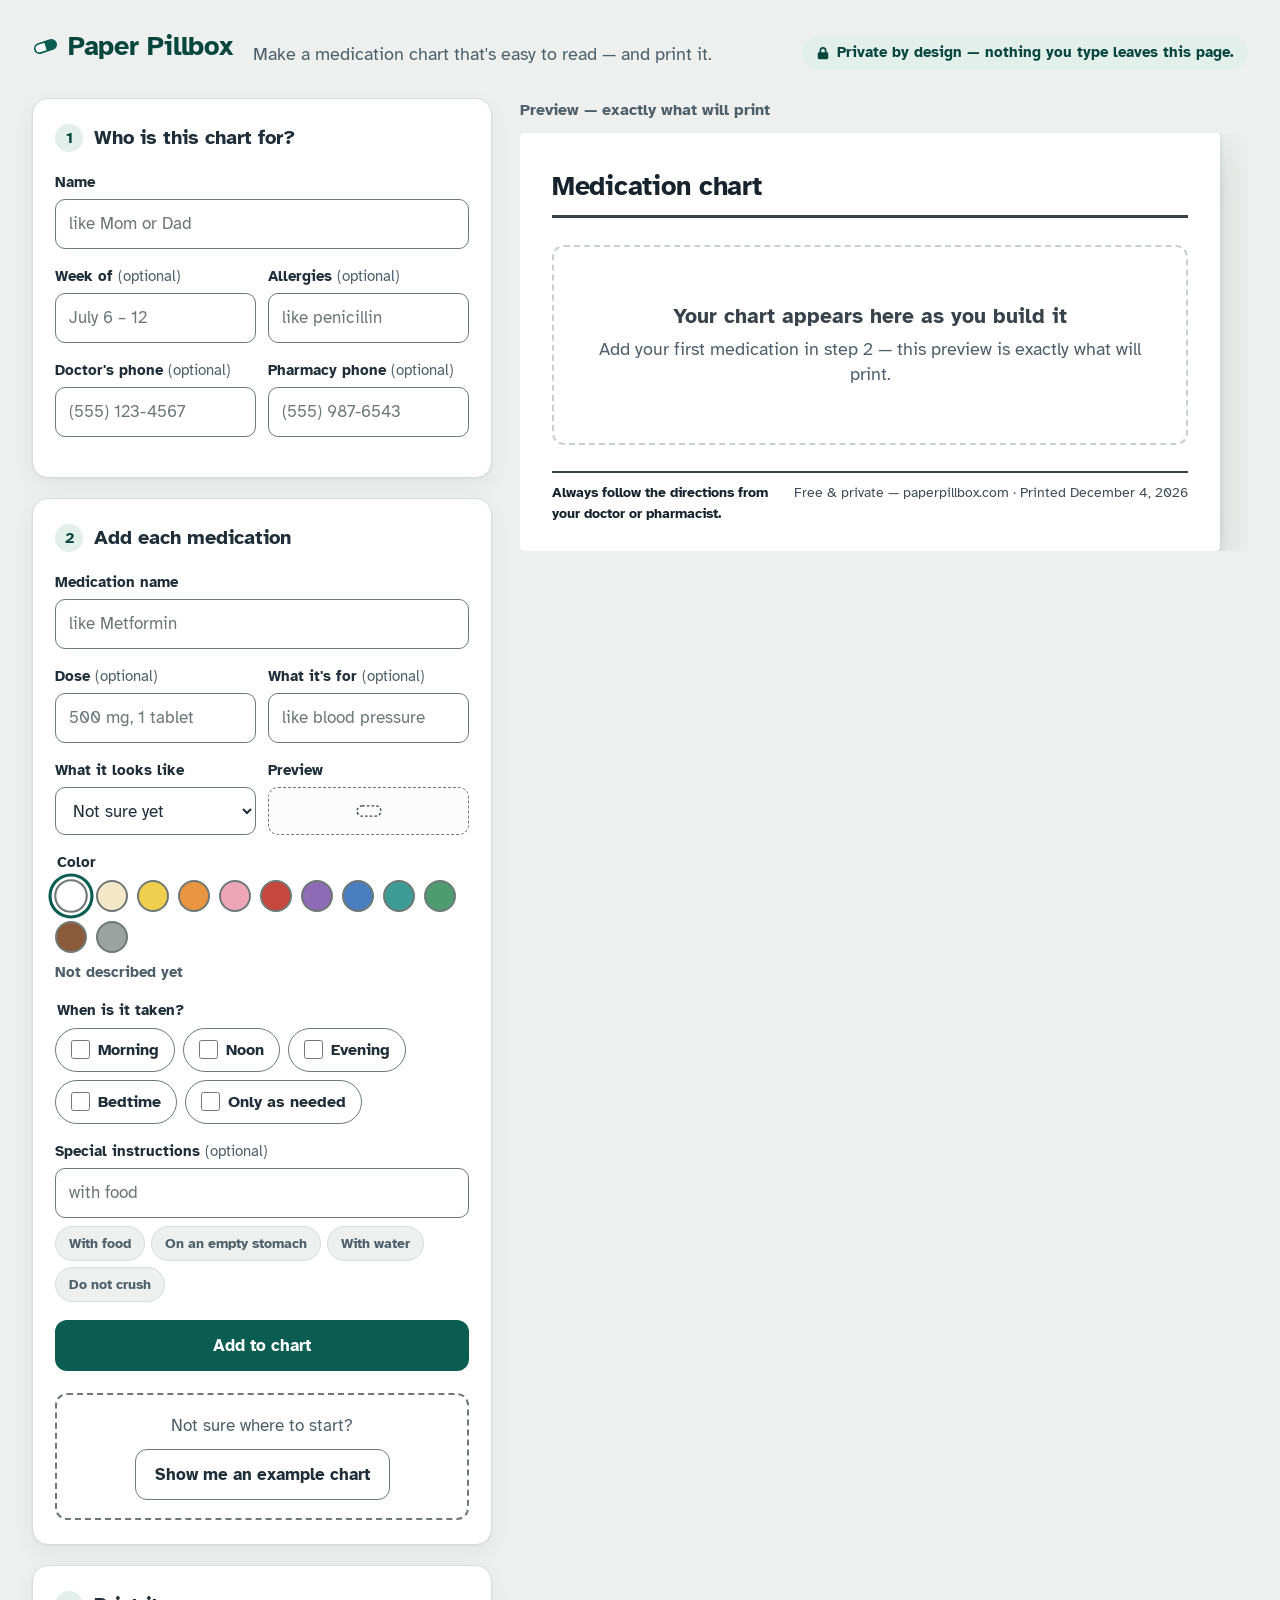
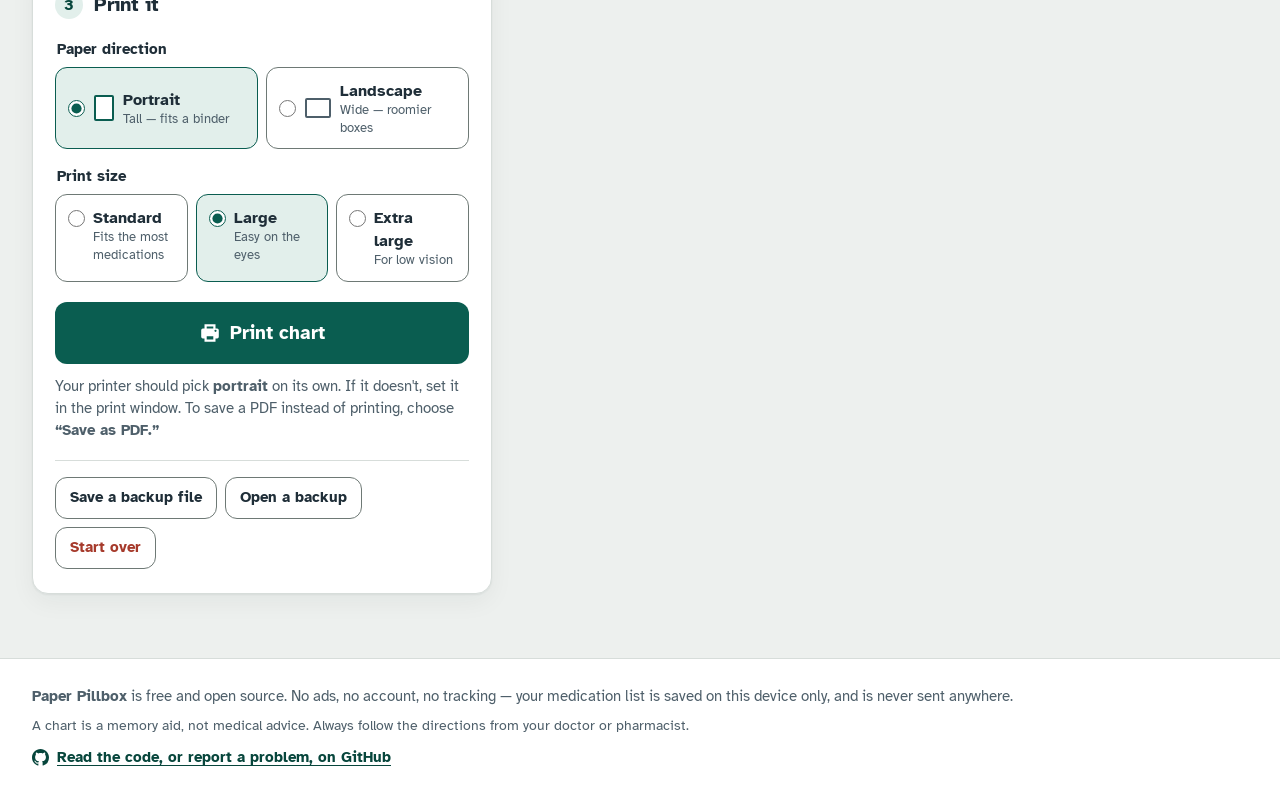
<file: index.html>
<!doctype html>
<html lang="en">
<head>
  <meta charset="utf-8">
  <meta name="viewport" content="width=device-width, initial-scale=1">
  <title>Paper Pillbox — print a clear medication chart</title>
  <meta name="description" content="Free medication chart maker. Large print, easy to read, completely private — nothing you type ever leaves your browser.">
  <meta name="theme-color" content="#0A5D50">
  <link rel="canonical" href="https://paperpillbox.com/">
  <link rel="icon" href="favicon.svg" type="image/svg+xml">
  <link rel="apple-touch-icon" href="apple-touch-icon.png">

  <meta property="og:type" content="website">
  <meta property="og:site_name" content="Paper Pillbox">
  <meta property="og:url" content="https://paperpillbox.com/">
  <meta property="og:title" content="Paper Pillbox — print a clear medication chart">
  <meta property="og:description" content="Free medication chart maker. Large print, easy to read, completely private — nothing you type ever leaves your browser.">
  <meta property="og:image" content="https://paperpillbox.com/og-image.png">
  <meta property="og:image:type" content="image/png">
  <meta property="og:image:width" content="1200">
  <meta property="og:image:height" content="630">
  <meta property="og:image:alt" content="A large-print weekly medication chart with morning, evening and bedtime sections and a checkbox for each day.">
  <meta property="og:locale" content="en_US">

  <meta name="twitter:card" content="summary_large_image">
  <meta name="twitter:title" content="Paper Pillbox — print a clear medication chart">
  <meta name="twitter:description" content="Free medication chart maker. Large print, easy to read, completely private — nothing you type ever leaves your browser.">
  <meta name="twitter:image" content="https://paperpillbox.com/og-image.png">
  <meta name="twitter:image:alt" content="A large-print weekly medication chart with morning, evening and bedtime sections and a checkbox for each day.">

  <link rel="stylesheet" href="styles.css">
</head>
<body>
  <a class="skip-link" href="#builder">Skip to the chart builder</a>

  <header class="masthead">
    <div class="masthead-inner">
      <h1 class="wordmark">
        <svg class="wordmark-pill" viewBox="0 0 32 32" aria-hidden="true" focusable="false">
          <rect x="3" y="10.5" width="26" height="11" rx="5.5" fill="#fff" stroke="currentColor" stroke-width="2"/>
          <path d="M16 10.5h7.5a5.5 5.5 0 0 1 5.5 5.5 5.5 5.5 0 0 1-5.5 5.5H16Z" fill="currentColor"/>
        </svg>
        Paper Pillbox
      </h1>
      <p class="tagline">Make a medication chart that's easy to read — and print it.</p>
      <p class="privacy-note">
        <svg viewBox="0 0 16 16" aria-hidden="true" focusable="false"><path d="M4 7V5a4 4 0 0 1 8 0v2h.5A1.5 1.5 0 0 1 14 8.5v5A1.5 1.5 0 0 1 12.5 15h-9A1.5 1.5 0 0 1 2 13.5v-5A1.5 1.5 0 0 1 3.5 7Zm2 0h4V5a2 2 0 0 0-4 0Z" fill="currentColor"/></svg>
        Private by design — nothing you type leaves this page.
      </p>
    </div>
  </header>

  <main class="app">
    <!-- ============ Builder rail ============ -->
    <div class="builder" id="builder">

      <section class="card" aria-labelledby="who-heading">
        <h2 id="who-heading"><span class="step" aria-hidden="true">1</span>Who is this chart for?</h2>
        <div class="field">
          <label for="person-name">Name</label>
          <input id="person-name" type="text" autocomplete="off" placeholder="like Mom or Dad" data-person="name">
        </div>
        <div class="field-row">
          <div class="field">
            <label for="person-week">Week of <span class="optional">(optional)</span></label>
            <input id="person-week" type="text" autocomplete="off" placeholder="July 6 – 12" data-person="week">
          </div>
          <div class="field">
            <label for="person-allergies">Allergies <span class="optional">(optional)</span></label>
            <input id="person-allergies" type="text" autocomplete="off" placeholder="like penicillin" data-person="allergies">
          </div>
        </div>
        <div class="field-row">
          <div class="field">
            <label for="person-doctor">Doctor's phone <span class="optional">(optional)</span></label>
            <input id="person-doctor" type="tel" autocomplete="off" placeholder="(555) 123-4567" data-person="doctor">
          </div>
          <div class="field">
            <label for="person-pharmacy">Pharmacy phone <span class="optional">(optional)</span></label>
            <input id="person-pharmacy" type="tel" autocomplete="off" placeholder="(555) 987-6543" data-person="pharmacy">
          </div>
        </div>
      </section>

      <section class="card" aria-labelledby="meds-heading">
        <h2 id="meds-heading"><span class="step" aria-hidden="true">2</span>Add each medication</h2>

        <form id="med-form" novalidate>
          <div class="field">
            <label for="med-name">Medication name</label>
            <input id="med-name" type="text" autocomplete="off" placeholder="like Metformin" required aria-describedby="med-name-error">
            <p class="field-error" id="med-name-error" role="alert" hidden></p>
          </div>

          <div class="field-row">
            <div class="field">
              <label for="med-dose">Dose <span class="optional">(optional)</span></label>
              <input id="med-dose" type="text" autocomplete="off" placeholder="500 mg, 1 tablet">
            </div>
            <div class="field">
              <label for="med-purpose">What it's for <span class="optional">(optional)</span></label>
              <input id="med-purpose" type="text" autocomplete="off" placeholder="like blood pressure">
            </div>
          </div>

          <div class="field-row">
            <div class="field">
              <label for="med-shape">What it looks like</label>
              <select id="med-shape">
                <option value="unknown" selected>Not sure yet</option>
                <option value="round">Round tablet</option>
                <option value="oval">Oval tablet</option>
                <option value="capsule">Capsule</option>
                <option value="liquid">Liquid</option>
                <option value="drops">Drops</option>
                <option value="inhaler">Inhaler</option>
                <option value="injection">Injection</option>
                <option value="patch">Patch</option>
                <option value="cream">Cream or gel</option>
                <option value="other">Something else</option>
              </select>
            </div>
            <div class="field chip-preview-field">
              <span class="label-like" aria-hidden="true">Preview</span>
              <span class="chip-preview" id="chip-preview" aria-hidden="true"></span>
            </div>
          </div>

          <fieldset class="field">
            <legend>Color</legend>
            <div class="swatches" id="med-color"></div>
            <p class="swatch-name" id="swatch-name" aria-live="polite"></p>
          </fieldset>

          <fieldset class="field">
            <legend>When is it taken?</legend>
            <div class="time-checks" id="med-times">
              <label class="time-check time-morning"><input type="checkbox" value="morning"><span class="time-check-label">Morning</span></label>
              <label class="time-check time-noon"><input type="checkbox" value="noon"><span class="time-check-label">Noon</span></label>
              <label class="time-check time-evening"><input type="checkbox" value="evening"><span class="time-check-label">Evening</span></label>
              <label class="time-check time-bedtime"><input type="checkbox" value="bedtime"><span class="time-check-label">Bedtime</span></label>
              <label class="time-check time-prn"><input type="checkbox" value="prn"><span class="time-check-label">Only as needed</span></label>
            </div>
            <p class="field-error" id="med-times-error" role="alert" hidden></p>
          </fieldset>

          <div class="field" id="max-per-day-field" hidden>
            <label for="med-max">Do not use more than <span class="optional">(optional)</span></label>
            <input id="med-max" type="text" autocomplete="off" placeholder="3 doses in one day">
          </div>

          <div class="field">
            <label for="med-instructions">Special instructions <span class="optional">(optional)</span></label>
            <input id="med-instructions" type="text" autocomplete="off" placeholder="with food">
            <div class="quick-chips" aria-label="Common instructions">
              <button type="button" class="quick-chip" data-chip="With food">With food</button>
              <button type="button" class="quick-chip" data-chip="On an empty stomach">On an empty stomach</button>
              <button type="button" class="quick-chip" data-chip="With a full glass of water">With water</button>
              <button type="button" class="quick-chip" data-chip="Do not crush">Do not crush</button>
            </div>
          </div>

          <div class="form-actions">
            <button type="submit" class="btn btn-primary" id="med-submit">Add to chart</button>
            <button type="button" class="btn btn-ghost" id="med-cancel" hidden>Cancel</button>
          </div>
        </form>

        <div class="med-list-wrap">
          <h3 class="med-list-heading" id="med-list-heading" hidden>On this chart</h3>
          <ul class="med-list" id="med-list" aria-labelledby="meds-heading"></ul>

          <div class="example-banner" id="example-banner" hidden>
            <p><strong>This chart is showing example medications.</strong> Replace them with the real ones before you print.</p>
            <button type="button" class="btn btn-subtle" id="clear-example">Clear the example</button>
          </div>

          <div class="example-offer" id="example-offer">
            <p>Not sure where to start?</p>
            <button type="button" class="btn btn-subtle" id="load-example">Show me an example chart</button>
          </div>
        </div>
      </section>

      <section class="card" aria-labelledby="print-heading">
        <h2 id="print-heading"><span class="step" aria-hidden="true">3</span>Print it</h2>

        <fieldset class="field">
          <legend>Paper direction</legend>
          <div class="orientation-options">
            <label class="orientation-option">
              <input type="radio" name="orientation" value="portrait" checked>
              <span class="orientation-art portrait" aria-hidden="true"></span>
              <span class="orientation-text"><strong>Portrait</strong><small>Tall — fits a binder</small></span>
            </label>
            <label class="orientation-option">
              <input type="radio" name="orientation" value="landscape">
              <span class="orientation-art landscape" aria-hidden="true"></span>
              <span class="orientation-text"><strong>Landscape</strong><small>Wide — roomier boxes</small></span>
            </label>
          </div>
        </fieldset>

        <fieldset class="field">
          <legend>Print size</legend>
          <div class="size-options">
            <label class="size-option"><input type="radio" name="text-size" value="standard"><span><strong>Standard</strong><small>Fits the most medications</small></span></label>
            <label class="size-option"><input type="radio" name="text-size" value="large" checked><span><strong>Large</strong><small>Easy on the eyes</small></span></label>
            <label class="size-option"><input type="radio" name="text-size" value="xl"><span><strong>Extra large</strong><small>For low vision</small></span></label>
          </div>
        </fieldset>

        <button type="button" class="btn btn-primary btn-print" id="print-btn">
          <svg viewBox="0 0 20 20" aria-hidden="true" focusable="false"><path d="M5 2h10v4h1.5A1.5 1.5 0 0 1 18 7.5v6a1.5 1.5 0 0 1-1.5 1.5H15v3H5v-3H3.5A1.5 1.5 0 0 1 2 13.5v-6A1.5 1.5 0 0 1 3.5 6H5Zm2 2v2h6V4Zm0 9v3h6v-3Zm8-4a1 1 0 1 0 0-2 1 1 0 0 0 0 2Z" fill="currentColor"/></svg>
          Print chart
        </button>
        <p class="print-hint">Your printer should pick <strong id="orientation-word">portrait</strong> on its own. If it doesn't, set it in the print window. To save a PDF instead of printing, choose <strong>“Save as PDF.”</strong></p>

        <div class="data-actions">
          <button type="button" class="btn btn-subtle" id="export-btn">Save a backup file</button>
          <button type="button" class="btn btn-subtle" id="import-btn">Open a backup</button>
          <input type="file" id="import-input" accept=".json,application/json" hidden>
          <button type="button" class="btn btn-subtle btn-danger-subtle" id="reset-btn">Start over</button>
        </div>
      </section>
    </div>

    <!-- ============ Preview pane ============ -->
    <div class="preview-pane">
      <div class="preview-toolbar">
        <h2 class="preview-title">Preview — exactly what will print</h2>
        <p class="save-indicator" id="save-indicator" role="status" aria-live="polite"></p>
      </div>
      <div class="sheet-viewport" id="sheet-viewport">
        <article class="sheet" id="sheet" aria-label="Medication chart preview"></article>
      </div>
    </div>
  </main>

  <footer class="site-footer">
    <div class="site-footer-inner">
      <p><strong>Paper Pillbox</strong> is free and open source. No ads, no account, no tracking — your medication list is saved on this device only, and is never sent anywhere.</p>
      <p class="disclaimer">A chart is a memory aid, not medical advice. Always follow the directions from your doctor or pharmacist.</p>
      <p class="source-link">
        <a href="https://github.com/sethatwood/paper-pillbox">
          <svg viewBox="0 0 16 16" aria-hidden="true" focusable="false"><path fill="currentColor" d="M8 0C3.58 0 0 3.58 0 8c0 3.54 2.29 6.53 5.47 7.59.4.07.55-.17.55-.38 0-.19-.01-.82-.01-1.49-2.01.37-2.53-.49-2.69-.94-.09-.23-.48-.94-.82-1.13-.28-.15-.68-.52-.01-.53.63-.01 1.08.58 1.23.82.72 1.21 1.87.87 2.33.66.07-.52.28-.87.51-1.07-1.78-.2-3.64-.89-3.64-3.95 0-.87.31-1.59.82-2.15-.08-.2-.36-1.02.08-2.12 0 0 .67-.21 2.2.82.64-.18 1.32-.27 2-.27s1.36.09 2 .27c1.53-1.04 2.2-.82 2.2-.82.44 1.1.16 1.92.08 2.12.51.56.82 1.27.82 2.15 0 3.07-1.87 3.75-3.65 3.95.29.25.54.73.54 1.48 0 1.07-.01 1.93-.01 2.2 0 .21.15.46.55.38A8.01 8.01 0 0 0 16 8c0-4.42-3.58-8-8-8Z"/></svg>
          Read the code, or report a problem, on GitHub
        </a>
      </p>
    </div>
  </footer>

  <div class="snackbar" id="snackbar" role="status" aria-live="polite" hidden>
    <span id="snackbar-text"></span>
    <button type="button" class="snackbar-action" id="snackbar-action" hidden>Undo</button>
  </div>

  <dialog class="confirm-dialog" id="reset-dialog" aria-labelledby="reset-title" aria-describedby="reset-desc">
    <h2 id="reset-title">Start over?</h2>
    <p id="reset-desc">This clears the whole chart — every medication and every detail. If you might want it later, save a backup first.</p>
    <div class="dialog-actions">
      <button type="button" class="btn btn-subtle" id="reset-cancel">Keep my chart</button>
      <button type="button" class="btn btn-danger" id="reset-confirm">Clear everything</button>
    </div>
  </dialog>

  <noscript>
    <div class="noscript-note">
      <p>Paper Pillbox needs JavaScript to build your chart. Everything runs right here in your browser — nothing you type is ever uploaded.</p>
    </div>
  </noscript>

  <script src="app.js"></script>
</body>
</html>
</file>
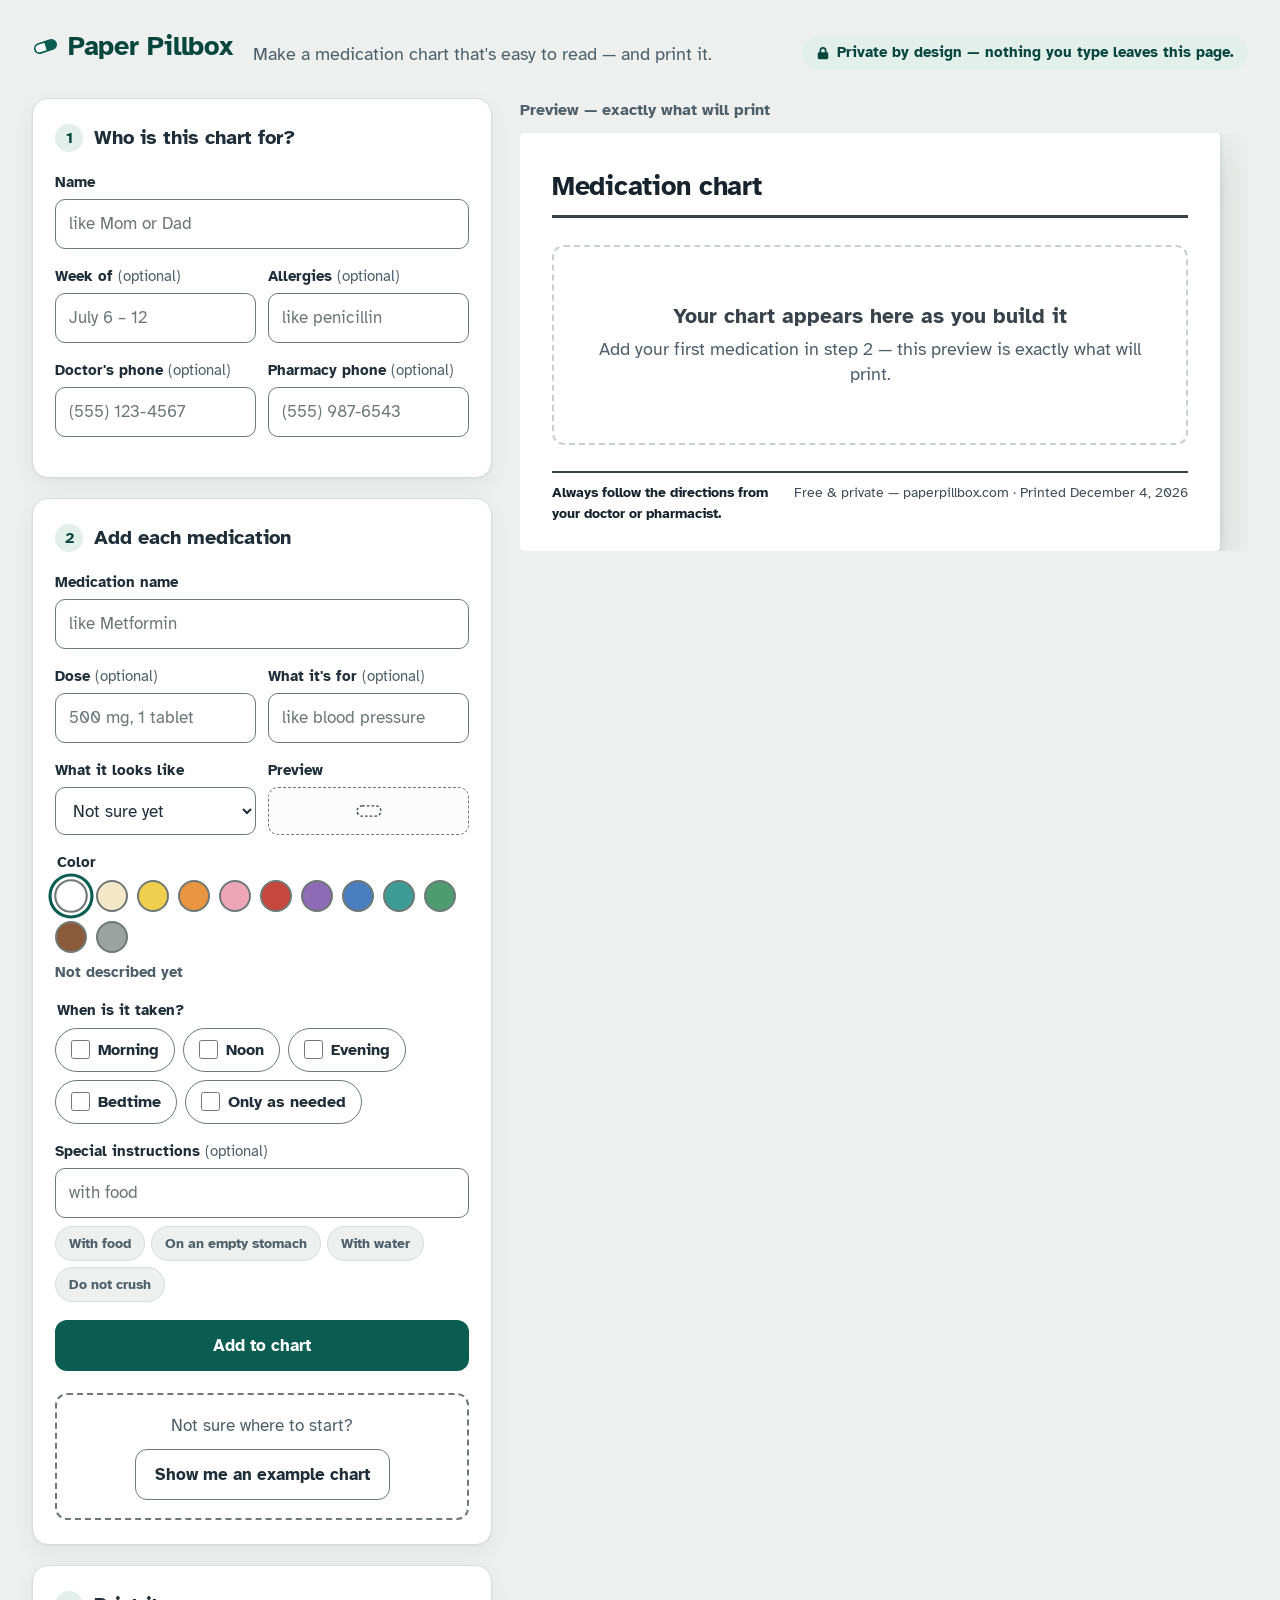
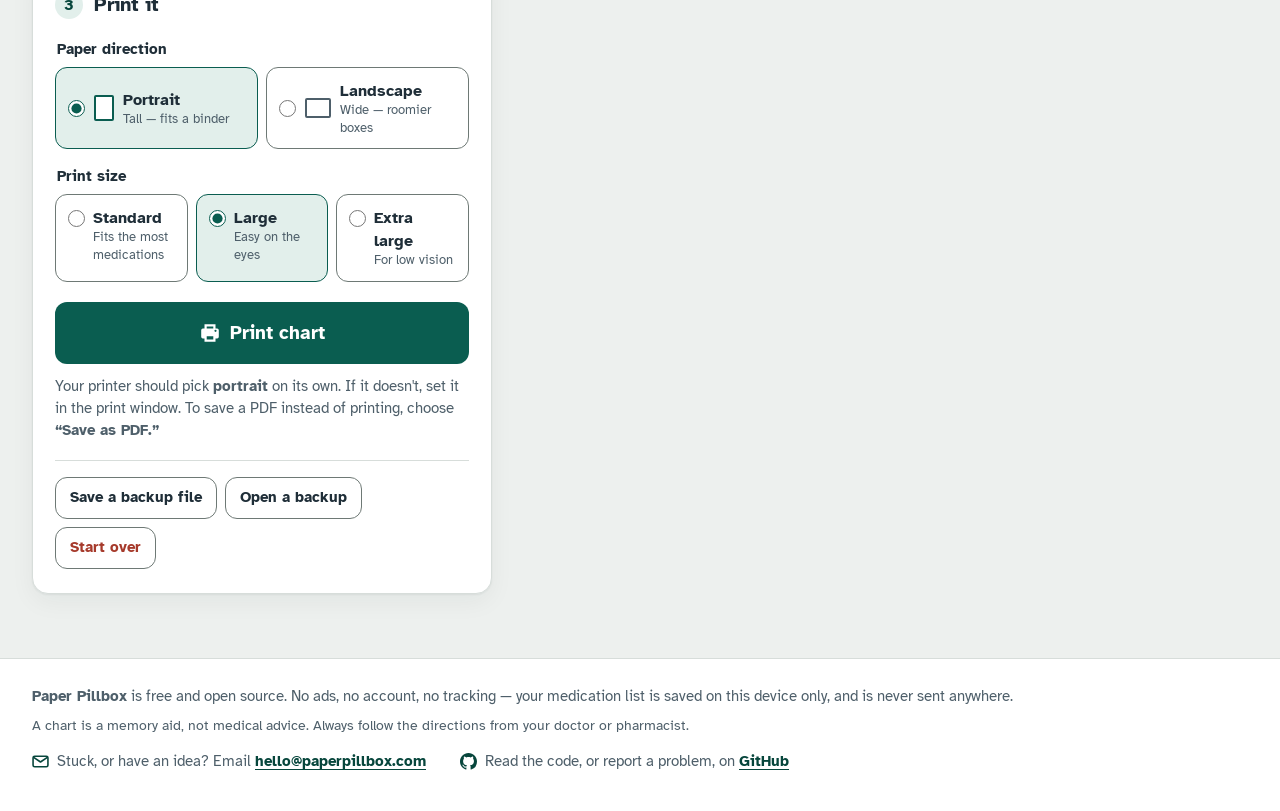
<file: public/index.html>
<!doctype html>
<html lang="en">
<head>
  <meta charset="utf-8">
  <meta name="viewport" content="width=device-width, initial-scale=1">
  <title>Paper Pillbox — print a clear medication chart</title>
  <meta name="description" content="Free medication chart maker. Large print, easy to read, completely private — nothing you type ever leaves your browser.">
  <meta name="theme-color" content="#0A5D50">
  <link rel="canonical" href="https://paperpillbox.com/">
  <link rel="icon" href="favicon.svg" type="image/svg+xml">
  <link rel="apple-touch-icon" href="apple-touch-icon.png">

  <meta property="og:type" content="website">
  <meta property="og:site_name" content="Paper Pillbox">
  <meta property="og:url" content="https://paperpillbox.com/">
  <meta property="og:title" content="Paper Pillbox — print a clear medication chart">
  <meta property="og:description" content="Free medication chart maker. Large print, easy to read, completely private — nothing you type ever leaves your browser.">
  <meta property="og:image" content="https://paperpillbox.com/og-image.png">
  <meta property="og:image:type" content="image/png">
  <meta property="og:image:width" content="1200">
  <meta property="og:image:height" content="630">
  <meta property="og:image:alt" content="A large-print weekly medication chart with morning, evening and bedtime sections and a checkbox for each day.">
  <meta property="og:locale" content="en_US">

  <meta name="twitter:card" content="summary_large_image">
  <meta name="twitter:title" content="Paper Pillbox — print a clear medication chart">
  <meta name="twitter:description" content="Free medication chart maker. Large print, easy to read, completely private — nothing you type ever leaves your browser.">
  <meta name="twitter:image" content="https://paperpillbox.com/og-image.png">
  <meta name="twitter:image:alt" content="A large-print weekly medication chart with morning, evening and bedtime sections and a checkbox for each day.">

  <link rel="stylesheet" href="styles.css">
</head>
<body>
  <a class="skip-link" href="#builder">Skip to the chart builder</a>

  <header class="masthead">
    <div class="masthead-inner">
      <h1 class="wordmark">
        <svg class="wordmark-pill" viewBox="0 0 32 32" aria-hidden="true" focusable="false">
          <rect x="3" y="10.5" width="26" height="11" rx="5.5" fill="#fff" stroke="currentColor" stroke-width="2"/>
          <path d="M16 10.5h7.5a5.5 5.5 0 0 1 5.5 5.5 5.5 5.5 0 0 1-5.5 5.5H16Z" fill="currentColor"/>
        </svg>
        Paper Pillbox
      </h1>
      <p class="tagline">Make a medication chart that's easy to read — and print it.</p>
      <p class="privacy-note">
        <svg viewBox="0 0 16 16" aria-hidden="true" focusable="false"><path d="M4 7V5a4 4 0 0 1 8 0v2h.5A1.5 1.5 0 0 1 14 8.5v5A1.5 1.5 0 0 1 12.5 15h-9A1.5 1.5 0 0 1 2 13.5v-5A1.5 1.5 0 0 1 3.5 7Zm2 0h4V5a2 2 0 0 0-4 0Z" fill="currentColor"/></svg>
        Private by design — nothing you type leaves this page.
      </p>
    </div>
  </header>

  <main class="app">
    <!-- ============ Builder rail ============ -->
    <div class="builder" id="builder">

      <section class="card" aria-labelledby="who-heading">
        <h2 id="who-heading"><span class="step" aria-hidden="true">1</span>Who is this chart for?</h2>
        <div class="field">
          <label for="person-name">Name</label>
          <input id="person-name" type="text" autocomplete="off" placeholder="like Mom or Dad" data-person="name">
        </div>
        <div class="field-row">
          <div class="field">
            <label for="person-week">Week of <span class="optional">(optional)</span></label>
            <input id="person-week" type="text" autocomplete="off" placeholder="July 6 – 12" data-person="week">
          </div>
          <div class="field">
            <label for="person-allergies">Allergies <span class="optional">(optional)</span></label>
            <input id="person-allergies" type="text" autocomplete="off" placeholder="like penicillin" data-person="allergies">
          </div>
        </div>
        <div class="field-row">
          <div class="field">
            <label for="person-doctor">Doctor's phone <span class="optional">(optional)</span></label>
            <input id="person-doctor" type="tel" autocomplete="off" placeholder="(555) 123-4567" data-person="doctor">
          </div>
          <div class="field">
            <label for="person-pharmacy">Pharmacy phone <span class="optional">(optional)</span></label>
            <input id="person-pharmacy" type="tel" autocomplete="off" placeholder="(555) 987-6543" data-person="pharmacy">
          </div>
        </div>
      </section>

      <section class="card" aria-labelledby="meds-heading">
        <h2 id="meds-heading"><span class="step" aria-hidden="true">2</span>Add each medication</h2>

        <form id="med-form" novalidate>
          <div class="field">
            <label for="med-name">Medication name</label>
            <input id="med-name" type="text" autocomplete="off" placeholder="like Metformin" required aria-describedby="med-name-error">
            <p class="field-error" id="med-name-error" role="alert" hidden></p>
          </div>

          <div class="field-row">
            <div class="field">
              <label for="med-dose">Dose <span class="optional">(optional)</span></label>
              <input id="med-dose" type="text" autocomplete="off" placeholder="500 mg, 1 tablet">
            </div>
            <div class="field">
              <label for="med-purpose">What it's for <span class="optional">(optional)</span></label>
              <input id="med-purpose" type="text" autocomplete="off" placeholder="like blood pressure">
            </div>
          </div>

          <div class="field-row">
            <div class="field">
              <label for="med-shape">What it looks like</label>
              <select id="med-shape">
                <option value="unknown" selected>Not sure yet</option>
                <option value="round">Round tablet</option>
                <option value="oval">Oval tablet</option>
                <option value="capsule">Capsule</option>
                <option value="liquid">Liquid</option>
                <option value="drops">Drops</option>
                <option value="inhaler">Inhaler</option>
                <option value="injection">Injection</option>
                <option value="patch">Patch</option>
                <option value="cream">Cream or gel</option>
                <option value="other">Something else</option>
              </select>
            </div>
            <div class="field chip-preview-field">
              <span class="label-like" aria-hidden="true">Preview</span>
              <span class="chip-preview" id="chip-preview" aria-hidden="true"></span>
            </div>
          </div>

          <fieldset class="field">
            <legend>Color</legend>
            <div class="swatches" id="med-color"></div>
            <p class="swatch-name" id="swatch-name" aria-live="polite"></p>
          </fieldset>

          <fieldset class="field">
            <legend>When is it taken?</legend>
            <div class="time-checks" id="med-times">
              <label class="time-check time-morning"><input type="checkbox" value="morning"><span class="time-check-label">Morning</span></label>
              <label class="time-check time-noon"><input type="checkbox" value="noon"><span class="time-check-label">Noon</span></label>
              <label class="time-check time-evening"><input type="checkbox" value="evening"><span class="time-check-label">Evening</span></label>
              <label class="time-check time-bedtime"><input type="checkbox" value="bedtime"><span class="time-check-label">Bedtime</span></label>
              <label class="time-check time-prn"><input type="checkbox" value="prn"><span class="time-check-label">Only as needed</span></label>
            </div>
            <p class="field-error" id="med-times-error" role="alert" hidden></p>
          </fieldset>

          <div class="field" id="max-per-day-field" hidden>
            <label for="med-max">Do not use more than <span class="optional">(optional)</span></label>
            <input id="med-max" type="text" autocomplete="off" placeholder="3 doses in one day">
          </div>

          <div class="field">
            <label for="med-instructions">Special instructions <span class="optional">(optional)</span></label>
            <input id="med-instructions" type="text" autocomplete="off" placeholder="with food">
            <div class="quick-chips" aria-label="Common instructions">
              <button type="button" class="quick-chip" data-chip="With food">With food</button>
              <button type="button" class="quick-chip" data-chip="On an empty stomach">On an empty stomach</button>
              <button type="button" class="quick-chip" data-chip="With a full glass of water">With water</button>
              <button type="button" class="quick-chip" data-chip="Do not crush">Do not crush</button>
            </div>
          </div>

          <div class="form-actions">
            <button type="submit" class="btn btn-primary" id="med-submit">Add to chart</button>
            <button type="button" class="btn btn-ghost" id="med-cancel" hidden>Cancel</button>
          </div>
        </form>

        <div class="med-list-wrap">
          <h3 class="med-list-heading" id="med-list-heading" hidden>On this chart</h3>
          <ul class="med-list" id="med-list" aria-labelledby="meds-heading"></ul>

          <div class="example-banner" id="example-banner" hidden>
            <p><strong>This chart is showing example medications.</strong> Replace them with the real ones before you print.</p>
            <button type="button" class="btn btn-subtle" id="clear-example">Clear the example</button>
          </div>

          <div class="example-offer" id="example-offer">
            <p>Not sure where to start?</p>
            <button type="button" class="btn btn-subtle" id="load-example">Show me an example chart</button>
          </div>
        </div>
      </section>

      <section class="card" aria-labelledby="print-heading">
        <h2 id="print-heading"><span class="step" aria-hidden="true">3</span>Print it</h2>

        <fieldset class="field">
          <legend>Paper direction</legend>
          <div class="orientation-options">
            <label class="orientation-option">
              <input type="radio" name="orientation" value="portrait" checked>
              <span class="orientation-art portrait" aria-hidden="true"></span>
              <span class="orientation-text"><strong>Portrait</strong><small>Tall — fits a binder</small></span>
            </label>
            <label class="orientation-option">
              <input type="radio" name="orientation" value="landscape">
              <span class="orientation-art landscape" aria-hidden="true"></span>
              <span class="orientation-text"><strong>Landscape</strong><small>Wide — roomier boxes</small></span>
            </label>
          </div>
        </fieldset>

        <fieldset class="field">
          <legend>Print size</legend>
          <div class="size-options">
            <label class="size-option"><input type="radio" name="text-size" value="standard"><span><strong>Standard</strong><small>Fits the most medications</small></span></label>
            <label class="size-option"><input type="radio" name="text-size" value="large" checked><span><strong>Large</strong><small>Easy on the eyes</small></span></label>
            <label class="size-option"><input type="radio" name="text-size" value="xl"><span><strong>Extra large</strong><small>For low vision</small></span></label>
          </div>
        </fieldset>

        <button type="button" class="btn btn-primary btn-print" id="print-btn">
          <svg viewBox="0 0 20 20" aria-hidden="true" focusable="false"><path d="M5 2h10v4h1.5A1.5 1.5 0 0 1 18 7.5v6a1.5 1.5 0 0 1-1.5 1.5H15v3H5v-3H3.5A1.5 1.5 0 0 1 2 13.5v-6A1.5 1.5 0 0 1 3.5 6H5Zm2 2v2h6V4Zm0 9v3h6v-3Zm8-4a1 1 0 1 0 0-2 1 1 0 0 0 0 2Z" fill="currentColor"/></svg>
          Print chart
        </button>
        <p class="print-hint">Your printer should pick <strong id="orientation-word">portrait</strong> on its own. If it doesn't, set it in the print window. To save a PDF instead of printing, choose <strong>“Save as PDF.”</strong></p>

        <div class="data-actions">
          <button type="button" class="btn btn-subtle" id="export-btn">Save a backup file</button>
          <button type="button" class="btn btn-subtle" id="import-btn">Open a backup</button>
          <input type="file" id="import-input" accept=".json,application/json" hidden>
          <button type="button" class="btn btn-subtle btn-danger-subtle" id="reset-btn">Start over</button>
        </div>
      </section>
    </div>

    <!-- ============ Preview pane ============ -->
    <div class="preview-pane">
      <div class="preview-toolbar">
        <h2 class="preview-title">Preview — exactly what will print</h2>
        <p class="save-indicator" id="save-indicator" role="status" aria-live="polite"></p>
      </div>
      <div class="sheet-viewport" id="sheet-viewport">
        <article class="sheet" id="sheet" aria-label="Medication chart preview"></article>
      </div>
    </div>
  </main>

  <footer class="site-footer">
    <div class="site-footer-inner">
      <p><strong>Paper Pillbox</strong> is free and open source. No ads, no account, no tracking — your medication list is saved on this device only, and is never sent anywhere.</p>
      <p class="disclaimer">A chart is a memory aid, not medical advice. Always follow the directions from your doctor or pharmacist.</p>
      <p class="footer-links">
        <span class="footer-link">
          <svg viewBox="0 0 16 16" fill="none" stroke="currentColor" stroke-width="1.5" stroke-linecap="round" stroke-linejoin="round" aria-hidden="true" focusable="false"><rect x="1" y="3" width="14" height="10" rx="1.5"/><path d="m1.9 4.3 6.1 4.2 6.1-4.2"/></svg>
          <span>Stuck, or have an idea? Email <a href="mailto:hello@paperpillbox.com">hello@paperpillbox.com</a></span>
        </span>
        <span class="footer-link">
          <svg viewBox="0 0 16 16" aria-hidden="true" focusable="false"><path fill="currentColor" d="M8 0C3.58 0 0 3.58 0 8c0 3.54 2.29 6.53 5.47 7.59.4.07.55-.17.55-.38 0-.19-.01-.82-.01-1.49-2.01.37-2.53-.49-2.69-.94-.09-.23-.48-.94-.82-1.13-.28-.15-.68-.52-.01-.53.63-.01 1.08.58 1.23.82.72 1.21 1.87.87 2.33.66.07-.52.28-.87.51-1.07-1.78-.2-3.64-.89-3.64-3.95 0-.87.31-1.59.82-2.15-.08-.2-.36-1.02.08-2.12 0 0 .67-.21 2.2.82.64-.18 1.32-.27 2-.27s1.36.09 2 .27c1.53-1.04 2.2-.82 2.2-.82.44 1.1.16 1.92.08 2.12.51.56.82 1.27.82 2.15 0 3.07-1.87 3.75-3.65 3.95.29.25.54.73.54 1.48 0 1.07-.01 1.93-.01 2.2 0 .21.15.46.55.38A8.01 8.01 0 0 0 16 8c0-4.42-3.58-8-8-8Z"/></svg>
          <span>Read the code, or report a problem, on <a href="https://github.com/sethatwood/paper-pillbox" aria-label="Read the code, or report a problem, on GitHub">GitHub</a></span>
        </span>
      </p>
    </div>
  </footer>

  <div class="snackbar" id="snackbar" role="status" aria-live="polite" hidden>
    <span id="snackbar-text"></span>
    <button type="button" class="snackbar-action" id="snackbar-action" hidden>Undo</button>
  </div>

  <dialog class="confirm-dialog" id="reset-dialog" aria-labelledby="reset-title" aria-describedby="reset-desc">
    <h2 id="reset-title">Start over?</h2>
    <p id="reset-desc">This clears the whole chart — every medication and every detail. If you might want it later, save a backup first.</p>
    <div class="dialog-actions">
      <button type="button" class="btn btn-subtle" id="reset-cancel">Keep my chart</button>
      <button type="button" class="btn btn-danger" id="reset-confirm">Clear everything</button>
    </div>
  </dialog>

  <noscript>
    <div class="noscript-note">
      <p>Paper Pillbox needs JavaScript to build your chart. Everything runs right here in your browser — nothing you type is ever uploaded.</p>
    </div>
  </noscript>

  <script src="app.js"></script>
</body>
</html>
</file>
<file: styles.css>
/* ==========================================================================
   Paper Pillbox — screen & print styles
   Typeface: Atkinson Hyperlegible (Braille Institute) — chosen because the
   people reading this chart may have low vision. Self-hosted, no CDN.
   ========================================================================== */

@font-face {
  font-family: "Atkinson Hyperlegible";
  src: url("fonts/atkinson-hyperlegible-400.woff2") format("woff2");
  font-weight: 400;
  font-style: normal;
  font-display: swap;
}
@font-face {
  font-family: "Atkinson Hyperlegible";
  src: url("fonts/atkinson-hyperlegible-700.woff2") format("woff2");
  font-weight: 700;
  font-style: normal;
  font-display: swap;
}
@font-face {
  font-family: "Atkinson Hyperlegible";
  src: url("fonts/atkinson-hyperlegible-400-italic.woff2") format("woff2");
  font-weight: 400;
  font-style: italic;
  font-display: swap;
}

/* ---------- Tokens ---------- */
:root {
  /* App chrome */
  --porcelain: #EDF0EE;
  --paper: #FFFFFF;
  --ink: #1F2E38;
  --ink-soft: #4E5F6A;
  --line: #D7DDDA;
  /* 4.51:1 on white. WCAG 1.4.11 needs 3:1 for a control's own boundary, and
     these borders are the only thing marking a white field on a white card. */
  --line-strong: #6E7975;
  --green: #0A5D50;
  --green-deep: #07463C;
  --green-tint: #E2EFEB;
  --danger: #A63A2B;
  --danger-tint: #F8ECE9;

  /* Time-of-day system — the chart's organizing principle.
     Each slot gets a band tint (light enough for AAA text) and an ink. */
  --dawn-band: #FAEFDC;   --dawn-ink: #6E430C;
  --day-band: #E3EDF7;    --day-ink: #1B4A72;
  --dusk-band: #EFE8F6;   --dusk-ink: #4F3B73;
  --night-band: #E5E9F4;  --night-ink: #27345D;
  --prn-band: #EBEEEA;    --prn-ink: #3F4C46;

  /* Printed sheet */
  --sheet-rule: #C9CFCC;
  --sheet-rule-strong: #37424A;
  --sheet-font: 17px; /* "Large" default; JS swaps via [data-size] */

  /* Real printable widths at 96dpi, taking the narrower of US Letter and A4
     so a chart laid out here fits both without reflowing at the printer:
       portrait  = A4 210mm  − 24mm margins ≈ 703px
       landscape = Letter 11in − 24mm margins ≈ 965px */
  --sheet-width: 700px;
  --day-col: 2.5em;
  --check-size: 1.3em;
  --sheet-pad: 34px 32px 28px;

  --radius-card: 16px;
  --radius-input: 10px;
  --shadow-card: 0 1px 2px rgba(16, 42, 37, 0.06), 0 8px 24px rgba(16, 42, 37, 0.05);
  --shadow-paper: 0 2px 6px rgba(20, 35, 30, 0.12), 0 18px 48px rgba(20, 35, 30, 0.14);
}

/* ---------- Base ---------- */
*, *::before, *::after { box-sizing: border-box; }

/* The hidden attribute always wins, even over display:flex utilities. */
[hidden] { display: none !important; }

html { -webkit-text-size-adjust: 100%; }

body {
  margin: 0;
  font-family: "Atkinson Hyperlegible", "Segoe UI", system-ui, -apple-system, sans-serif;
  font-size: 17px;
  line-height: 1.5;
  color: var(--ink);
  background: var(--porcelain);
}

::selection { background: var(--green-tint); color: var(--green-deep); }

h1, h2, h3, p, ul, figure { margin: 0; }
ul { padding: 0; list-style: none; }
button, input, select { font: inherit; color: inherit; }
svg { display: block; }

:focus-visible {
  outline: 3px solid var(--green);
  outline-offset: 2px;
  border-radius: 4px;
}

.visually-hidden {
  position: absolute;
  width: 1px; height: 1px;
  margin: -1px; padding: 0;
  overflow: hidden;
  clip-path: inset(50%);
  white-space: nowrap;
  border: 0;
}

.skip-link {
  position: absolute;
  left: 16px; top: -60px;
  z-index: 100;
  padding: 10px 16px;
  background: var(--green-deep);
  color: #fff;
  font-weight: 700;
  border-radius: 0 0 10px 10px;
  text-decoration: none;
  transition: top 120ms ease;
}
.skip-link:focus { top: 0; }

/* ---------- Masthead ---------- */
.masthead { padding: 26px 32px 6px; }
.masthead-inner {
  max-width: 1560px;
  margin: 0 auto;
  display: flex;
  flex-wrap: wrap;
  align-items: baseline;
  column-gap: 20px;
  row-gap: 8px;
}
.wordmark {
  display: inline-flex;
  align-items: center;
  gap: 9px;
  font-size: 27px;
  font-weight: 700;
  letter-spacing: -0.01em;
  color: var(--green-deep);
}
.wordmark-pill { width: 27px; height: 27px; color: var(--green); transform: rotate(-18deg); }
.tagline { font-size: 18px; color: var(--ink-soft); }
.privacy-note {
  display: inline-flex;
  align-items: center;
  gap: 7px;
  margin-left: auto;
  padding: 6px 14px;
  font-size: 14.5px;
  font-weight: 700;
  color: var(--green-deep);
  background: var(--green-tint);
  border-radius: 999px;
}
.privacy-note svg { width: 14px; height: 14px; }

/* ---------- App layout ---------- */
.app {
  max-width: 1560px;
  margin: 0 auto;
  display: grid;
  grid-template-columns: minmax(370px, 460px) minmax(0, 1fr);
  gap: 28px;
  padding: 22px 32px 64px;
  align-items: start;
}

/* ---------- Builder cards ---------- */
.builder { display: grid; gap: 20px; }

.card {
  background: var(--paper);
  border: 1px solid var(--line);
  border-radius: var(--radius-card);
  padding: 24px 22px;
  box-shadow: var(--shadow-card);
}
.card > h2 {
  display: flex;
  align-items: center;
  gap: 11px;
  font-size: 20px;
  margin-bottom: 18px;
}
.step {
  flex: none;
  display: inline-flex;
  align-items: center;
  justify-content: center;
  width: 28px; height: 28px;
  border-radius: 50%;
  background: var(--green-tint);
  color: var(--green-deep);
  font-size: 16px;
}

/* ---------- Fields ---------- */
.field { margin-bottom: 16px; }
.field:last-child { margin-bottom: 0; }
.field-row {
  display: grid;
  grid-template-columns: 1fr 1fr;
  gap: 12px;
}
.field-row .field { margin-bottom: 16px; }

label, legend, .label-like {
  display: block;
  font-size: 15px;
  font-weight: 700;
  margin-bottom: 6px;
}
fieldset {
  border: 0;
  padding: 0;
  margin: 0 0 16px;
  min-width: 0;
}
.optional { font-weight: 400; color: var(--ink-soft); }

input[type="text"], input[type="tel"], select {
  width: 100%;
  padding: 11px 13px;
  border: 1.5px solid var(--line-strong);
  border-radius: var(--radius-input);
  background: #fff;
  min-height: 48px;
}
input[type="text"]:focus-visible, input[type="tel"]:focus-visible, select:focus-visible {
  border-color: var(--green);
  outline-offset: 0;
}
input::placeholder { color: #6B7876; opacity: 1; } /* 4.59:1 on white */

.field-error {
  margin-top: 6px;
  font-size: 14.5px;
  font-weight: 700;
  color: var(--danger);
}
.field-invalid input { border-color: var(--danger); }
[aria-invalid="true"] { outline: 2px solid var(--danger); outline-offset: 1px; }

/* Color swatches. The fills live here rather than in a style attribute so the
   page can ship a Content-Security-Policy with no 'unsafe-inline'. */
.swatch-white  { background: #FFFFFF; }
.swatch-cream  { background: #F3E7C6; }
.swatch-yellow { background: #F0CE4E; }
.swatch-orange { background: #E8963F; }
.swatch-pink   { background: #ECA6B8; }
.swatch-red    { background: #C6473E; }
.swatch-purple { background: #8E6BB5; }
.swatch-blue   { background: #4A7EC0; }
.swatch-teal   { background: #3E9C97; }
.swatch-green  { background: #4E9B6F; }
.swatch-brown  { background: #8A5A3B; }
.swatch-gray   { background: #9AA3A0; }

.swatches { display: flex; flex-wrap: wrap; gap: 9px; }
.swatch { position: relative; margin: 0; }
.swatch input {
  position: absolute;
  inset: 0;
  opacity: 0;
  margin: 0;
  cursor: pointer;
}
.swatch-dot {
  display: block;
  width: 32px; height: 32px;
  border-radius: 50%;
  /* Solid, not translucent: the white swatch was white-on-white before. */
  border: 2px solid #6E7975;
  transition: transform 100ms ease;
}
.swatch input:checked + .swatch-dot {
  box-shadow: 0 0 0 2.5px #fff, 0 0 0 5.5px var(--green);
  transform: scale(1.05);
}
.swatch input:focus-visible + .swatch-dot {
  box-shadow: 0 0 0 2.5px #fff, 0 0 0 5.5px var(--green);
}

.swatch-name {
  margin-top: 9px;
  font-size: 14.5px;
  font-weight: 700;
  color: var(--ink-soft);
  min-height: 1.3em;
}

/* Live chip preview */
.chip-preview-field { display: flex; flex-direction: column; }
.chip-preview {
  flex: 1;
  display: flex;
  align-items: center;
  justify-content: center;
  min-height: 48px;
  border: 1.5px dashed var(--line-strong);
  border-radius: var(--radius-input);
  background: #FBFCFB;
}
.chip-preview svg { width: 34px; height: 34px; }

/* Time-of-day checks */
.time-checks { display: flex; flex-wrap: wrap; gap: 8px; }
.time-check {
  display: inline-flex;
  align-items: center;
  gap: 8px;
  margin: 0;
  padding: 9px 15px;
  font-size: 16px;
  font-weight: 700;
  border: 1.5px solid var(--line-strong);
  border-radius: 999px;
  background: #fff;
  cursor: pointer;
}
.time-check input {
  width: 19px; height: 19px;
  margin: 0;
  cursor: pointer;
}
.time-morning input { accent-color: var(--dawn-ink); }
.time-noon input { accent-color: var(--day-ink); }
.time-evening input { accent-color: var(--dusk-ink); }
.time-bedtime input { accent-color: var(--night-ink); }
.time-prn input { accent-color: var(--prn-ink); }

.time-morning:has(input:checked) { background: var(--dawn-band); border-color: var(--dawn-ink); color: var(--dawn-ink); }
.time-noon:has(input:checked) { background: var(--day-band); border-color: var(--day-ink); color: var(--day-ink); }
.time-evening:has(input:checked) { background: var(--dusk-band); border-color: var(--dusk-ink); color: var(--dusk-ink); }
.time-bedtime:has(input:checked) { background: var(--night-band); border-color: var(--night-ink); color: var(--night-ink); }
.time-prn:has(input:checked) { background: var(--prn-band); border-color: var(--prn-ink); color: var(--prn-ink); }
.time-check:has(input:focus-visible) {
  outline: 3px solid var(--green);
  outline-offset: 2px;
}

/* Quick instruction chips */
.quick-chips { display: flex; flex-wrap: wrap; gap: 6px; margin-top: 8px; }
.quick-chip {
  padding: 6px 13px;
  font-size: 14px;
  font-weight: 700;
  color: var(--ink-soft);
  background: var(--porcelain);
  border: 1px solid var(--line);
  border-radius: 999px;
  cursor: pointer;
}
.quick-chip:hover { background: var(--green-tint); color: var(--green-deep); border-color: var(--green); }

/* ---------- Buttons ---------- */
.btn {
  display: inline-flex;
  align-items: center;
  justify-content: center;
  gap: 9px;
  padding: 12px 19px;
  min-height: 48px;
  font-weight: 700;
  border: 1.5px solid transparent;
  border-radius: 12px;
  cursor: pointer;
  transition: background-color 120ms ease, border-color 120ms ease, transform 60ms ease;
}
.btn:active { transform: translateY(1px); }
.btn svg { width: 20px; height: 20px; flex: none; }

.btn-primary { background: var(--green); color: #fff; }
.btn-primary:hover { background: var(--green-deep); }

.btn-subtle { background: #fff; border-color: var(--line-strong); color: var(--ink); }
.btn-subtle:hover { background: var(--porcelain); }

.btn-ghost { background: transparent; color: var(--ink-soft); }
.btn-ghost:hover { background: var(--porcelain); }

.btn-danger { background: var(--danger); color: #fff; }
.btn-danger:hover { background: #8C2F22; }

.btn-danger-subtle { color: var(--danger); border-color: var(--line-strong); }
.btn-danger-subtle:hover { background: var(--danger-tint); border-color: var(--danger); }

.form-actions { display: flex; gap: 10px; margin-top: 18px; }
.form-actions .btn-primary { flex: 1; }

.btn-print {
  width: 100%;
  font-size: 19px;
  padding: 16px;
  margin-top: 4px;
}
.btn-print svg { width: 22px; height: 22px; }

.print-hint {
  margin-top: 12px;
  font-size: 14.5px;
  color: var(--ink-soft);
}

.data-actions {
  display: flex;
  flex-wrap: wrap;
  gap: 8px;
  margin-top: 18px;
  padding-top: 16px;
  border-top: 1px solid var(--line);
}
.data-actions .btn { min-height: 42px; padding: 8px 14px; font-size: 15px; }

/* ---------- Medication list ---------- */
.med-list-wrap { margin-top: 22px; }
.med-list-heading {
  font-size: 15px;
  color: var(--ink-soft);
  text-transform: uppercase;
  letter-spacing: 0.06em;
  padding-bottom: 6px;
}
.med-item {
  display: flex;
  align-items: center;
  gap: 12px;
  padding: 13px 2px;
  border-top: 1px solid var(--line);
}
.med-item-chip { flex: none; width: 34px; height: 34px; }
.med-item-chip svg { width: 34px; height: 34px; }
.med-item-body { flex: 1; min-width: 0; }
.med-item-name { font-weight: 700; overflow-wrap: anywhere; }
.med-item-dose { font-weight: 400; color: var(--ink-soft); }
.med-item-times { display: flex; flex-wrap: wrap; gap: 5px; margin-top: 4px; }
.time-badge {
  display: inline-flex;
  align-items: center;
  gap: 5px;
  padding: 2px 9px;
  font-size: 13px;
  font-weight: 700;
  border-radius: 999px;
}
.time-badge::before {
  content: "";
  width: 7px; height: 7px;
  border-radius: 50%;
  background: currentColor;
}
.time-badge.morning { background: var(--dawn-band); color: var(--dawn-ink); }
.time-badge.noon { background: var(--day-band); color: var(--day-ink); }
.time-badge.evening { background: var(--dusk-band); color: var(--dusk-ink); }
.time-badge.bedtime { background: var(--night-band); color: var(--night-ink); }
.time-badge.prn { background: var(--prn-band); color: var(--prn-ink); }

.med-item-actions { display: flex; gap: 4px; }
.icon-btn {
  display: inline-flex;
  align-items: center;
  justify-content: center;
  width: 42px; height: 42px;
  border: none;
  border-radius: 10px;
  background: transparent;
  color: var(--ink-soft);
  cursor: pointer;
}
.icon-btn:hover { background: var(--porcelain); color: var(--ink); }
.icon-btn.delete:hover { background: var(--danger-tint); color: var(--danger); }
.icon-btn svg { width: 20px; height: 20px; }

.med-item-editing {
  background: var(--green-tint);
  border-radius: 10px;
  margin: 0 -8px;
  padding: 13px 10px;
  border-top-color: transparent;
}

.example-offer {
  margin-top: 14px;
  padding: 18px;
  text-align: center;
  border: 2px dashed var(--line-strong);
  border-radius: 12px;
  color: var(--ink-soft);
}
.example-offer p { margin-bottom: 10px; }

.example-badge {
  display: inline-block;
  margin-left: 8px;
  padding: 1px 8px;
  font-size: 12.5px;
  font-weight: 700;
  vertical-align: 1px;
  color: var(--dawn-ink);
  background: var(--dawn-band);
  border-radius: 999px;
}

/* Sample data is a paper hazard: it must be loud until it's gone. */
.example-banner {
  display: flex;
  flex-wrap: wrap;
  align-items: center;
  gap: 12px;
  margin-top: 16px;
  padding: 14px 16px;
  background: var(--dawn-band);
  border: 1.5px solid var(--dawn-ink);
  border-radius: 12px;
  color: var(--dawn-ink);
}
.example-banner p { flex: 1; min-width: 190px; font-size: 15px; }
.example-banner .btn { min-height: 42px; padding: 8px 14px; font-size: 15px; }

/* ---------- Paper direction ---------- */
.orientation-options { display: grid; grid-template-columns: 1fr 1fr; gap: 8px; }
.orientation-option {
  display: flex;
  align-items: center;
  gap: 9px;
  margin: 0;
  padding: 11px 12px;
  border: 1.5px solid var(--line-strong);
  border-radius: 12px;
  background: #fff;
  cursor: pointer;
  font-weight: 400;
}
.orientation-option input { margin: 0; accent-color: var(--green); width: 17px; height: 17px; flex: none; cursor: pointer; }
.orientation-art {
  flex: none;
  border: 2px solid var(--ink-soft);
  border-radius: 2px;
  background: #fff;
}
.orientation-art.portrait { width: 20px; height: 26px; }
.orientation-art.landscape { width: 26px; height: 20px; }
.orientation-text strong { display: block; font-size: 15.5px; }
.orientation-text small { display: block; font-size: 13px; color: var(--ink-soft); line-height: 1.35; }
.orientation-option:has(input:checked) { border-color: var(--green); background: var(--green-tint); }
.orientation-option:has(input:checked) .orientation-art { border-color: var(--green); }
.orientation-option:has(input:focus-visible) { outline: 3px solid var(--green); outline-offset: 2px; }

/* ---------- Print size options ---------- */
.size-options { display: grid; grid-template-columns: 1fr 1fr 1fr; gap: 8px; }
.size-option {
  display: flex;
  align-items: flex-start;
  gap: 8px;
  margin: 0;
  padding: 11px 12px;
  border: 1.5px solid var(--line-strong);
  border-radius: 12px;
  background: #fff;
  cursor: pointer;
  font-weight: 400;
}
.size-option input { margin: 4px 0 0; accent-color: var(--green); width: 17px; height: 17px; flex: none; cursor: pointer; }
.size-option strong { display: block; font-size: 15.5px; }
.size-option small { display: block; font-size: 13px; color: var(--ink-soft); line-height: 1.35; }
.size-option:has(input:checked) { border-color: var(--green); background: var(--green-tint); }
.size-option:has(input:focus-visible) { outline: 3px solid var(--green); outline-offset: 2px; }

/* ---------- Preview pane ---------- */
.preview-pane {
  position: sticky;
  top: 20px;
  min-width: 0;
}
.preview-toolbar {
  display: flex;
  align-items: baseline;
  justify-content: space-between;
  gap: 16px;
  margin-bottom: 12px;
}
.preview-title { font-size: 15.5px; font-weight: 700; color: var(--ink-soft); }
.save-indicator {
  display: inline-flex;
  align-items: center;
  gap: 7px;
  font-size: 14px;
  color: var(--ink-soft);
}
.save-indicator.saved::before {
  content: "";
  width: 8px; height: 8px;
  border-radius: 50%;
  background: var(--green);
}

.sheet-viewport {
  position: relative;
  overflow-x: auto;
  border-radius: 4px;
}

/* ---------- The sheet (the printed artifact) ---------- */
.sheet {
  width: var(--sheet-width);
  transform-origin: top left;
  background: #fff;
  border-radius: 4px;
  box-shadow: var(--shadow-paper);
  padding: var(--sheet-pad);
  font-size: var(--sheet-font);
  line-height: 1.4;
  color: #16232C;
}
.sheet[data-size="standard"] { --sheet-font: 14px; }
.sheet[data-size="large"] { --sheet-font: 17px; }
.sheet[data-size="xl"] { --sheet-font: 20px; }

.sheet[data-orientation="portrait"] {
  --sheet-width: 700px;
  --day-col: 2.5em;
  --check-size: 1.3em;
  --sheet-pad: 34px 32px 28px;
}
.sheet[data-orientation="landscape"] {
  --sheet-width: 960px;
  --day-col: 3.9em;
  --check-size: 1.45em;
  --sheet-pad: 42px 46px 36px;
}
/* Extra large in portrait is the tightest case: give the day columns less
   and let the medicine name wrap rather than squeeze the checkboxes. */
.sheet[data-orientation="portrait"][data-size="xl"] { --day-col: 2.3em; --check-size: 1.2em; }

.sheet-head {
  display: flex;
  align-items: baseline;
  justify-content: space-between;
  gap: 24px;
  padding-bottom: 10px;
  border-bottom: 3px solid var(--sheet-rule-strong);
}
.sheet-title { font-size: 1.6em; font-weight: 700; letter-spacing: -0.01em; }
.sheet-week { font-size: 1.05em; white-space: nowrap; }
.sheet-meta {
  display: flex;
  flex-wrap: wrap;
  column-gap: 28px;
  row-gap: 2px;
  margin-top: 9px;
  font-size: 0.95em;
}
.sheet-meta .allergies { font-weight: 700; }

.sheet-sample {
  margin-top: 0.9em;
  padding: 0.5em 0.8em;
  border: 2px solid #6E430C;
  border-radius: 6px;
  background: #FAEFDC;
  color: #6E430C;
  font-weight: 700;
  font-size: 0.92em;
  text-align: center;
}

/* Time-of-day slots. The band sits in <thead> so print repeats it per page. */
.slot { margin-top: 1.5em; }
.band-row td {
  padding: 0 0 2px;
  border: 0;
  background: none;
}
.slot-head {
  display: flex;
  align-items: center;
  gap: 10px;
  padding: 8px 14px;
  border-radius: 8px;
  font-size: 1.12em;
  font-weight: 700;
}
.slot-head svg { width: 1.25em; height: 1.25em; flex: none; }
/* Rides in the repeating band so a loose page 2 still names its patient. */
.slot-ident {
  margin-left: auto;
  padding-left: 12px;
  font-size: 0.76em;
  font-weight: 400;
  text-align: right;
  overflow-wrap: anywhere;
}
.slot-morning .slot-head { background: var(--dawn-band); color: var(--dawn-ink); }
.slot-noon .slot-head { background: var(--day-band); color: var(--day-ink); }
.slot-evening .slot-head { background: var(--dusk-band); color: var(--dusk-ink); }
.slot-bedtime .slot-head { background: var(--night-band); color: var(--night-ink); }
.slot-prn .slot-head { background: var(--prn-band); color: var(--prn-ink); }

.slot table {
  width: 100%;
  border-collapse: collapse;
  margin-top: 2px;
}
.slot thead th {
  padding: 7px 4px 5px;
  font-size: 0.82em;
  font-weight: 700;
  color: #3F4C55;
  border-bottom: 2px solid var(--sheet-rule-strong);
}
.slot thead th.med-col { text-align: left; padding-left: 4px; }
.slot .day-col { width: var(--day-col); }

.slot tbody tr:nth-child(even) { background: #F7F9F8; }
.slot tbody th, .slot tbody td {
  border-bottom: 1.5px solid var(--sheet-rule);
  vertical-align: middle;
}
.slot tbody th.med {
  text-align: left;
  padding: 0.55em 0.6em 0.55em 4px;
  font-weight: 400;
}
.med-cell { display: flex; align-items: center; gap: 0.6em; }
.med-cell .chip { flex: none; width: 2em; height: 2em; }
.med-cell .chip svg { width: 100%; height: 100%; }
.med-cell .med-text { min-width: 0; }
.med-cell .med-name { font-size: 1.12em; font-weight: 700; overflow-wrap: anywhere; }
.med-cell .med-dose { font-weight: 400; font-size: 0.92em; color: #3F4C55; white-space: nowrap; }
.med-cell .med-notes { display: block; font-size: 0.88em; color: #3F4C55; font-style: italic; }

.slot td.checkcell {
  border-left: 1px solid #E2E6E4;
  text-align: center;
  padding: 0.45em 0;
}
.checkbox {
  display: inline-block;
  width: var(--check-size); height: var(--check-size);
  border: 2px solid #5A6663;
  border-radius: 4px;
  background: #fff;
}

/* As-needed table */
.prn-col-med { width: 45%; }
.prn-col-max { width: 24%; }
.slot-prn tbody td { padding: 0.55em 0.6em; font-size: 0.95em; }
.slot-prn thead th { text-align: left; padding-left: 0.6em; }
.slot-prn thead th:first-child { padding-left: 4px; }

/* Sheet footer */
.sheet-foot {
  display: flex;
  align-items: baseline;
  justify-content: space-between;
  gap: 24px;
  margin-top: 1.8em;
  padding-top: 9px;
  border-top: 2px solid var(--sheet-rule-strong);
  font-size: 0.85em;
}
.sheet-foot .safety { font-weight: 700; }
.sheet-foot .credit { color: #3F4C55; white-space: nowrap; }

/* Sheet empty state (screen only) */
.sheet-empty {
  margin-top: 1.5em;
  padding: 56px 40px;
  text-align: center;
  border: 2px dashed var(--sheet-rule);
  border-radius: 12px;
  color: #4E5F6A;
  font-size: 1.05em;
}
.sheet-empty strong { display: block; font-size: 1.15em; margin-bottom: 6px; color: #37424A; }

/* ---------- Site footer ---------- */
.site-footer {
  border-top: 1px solid var(--line);
  background: #fff;
  padding: 26px 32px 34px;
}
.site-footer-inner {
  max-width: 1560px;
  margin: 0 auto;
  display: grid;
  gap: 8px;
  font-size: 15px;
  color: var(--ink-soft);
}
.disclaimer { font-size: 14px; }

.source-link a {
  display: inline-flex;
  align-items: center;
  gap: 8px;
  margin-top: 2px;
  color: var(--green-deep);
  font-weight: 700;
  text-decoration-thickness: 1px;
  text-underline-offset: 3px;
}
.source-link svg { width: 17px; height: 17px; flex: none; }
.source-link a:hover { color: var(--ink); }

/* ---------- Snackbar ---------- */
.snackbar {
  position: fixed;
  left: 50%;
  bottom: 26px;
  transform: translateX(-50%);
  z-index: 60;
  display: flex;
  align-items: center;
  gap: 18px;
  max-width: min(92vw, 480px);
  padding: 14px 20px;
  background: var(--ink);
  color: #fff;
  border-radius: 12px;
  box-shadow: 0 6px 24px rgba(16, 30, 26, 0.35);
  animation: snackbar-in 160ms ease;
}
@keyframes snackbar-in {
  from { transform: translate(-50%, 12px); opacity: 0; }
  to { transform: translate(-50%, 0); opacity: 1; }
}
.snackbar-action {
  border: none;
  background: none;
  color: #9FDFCE;
  font-weight: 700;
  text-decoration: underline;
  cursor: pointer;
  padding: 4px 6px;
}

/* ---------- Dialog ---------- */
.confirm-dialog {
  border: none;
  border-radius: 16px;
  padding: 26px 24px;
  max-width: 430px;
  box-shadow: 0 24px 64px rgba(16, 30, 26, 0.3);
}
.confirm-dialog::backdrop { background: rgba(18, 32, 27, 0.45); }
.confirm-dialog h2 { font-size: 20px; margin-bottom: 10px; }
.confirm-dialog p { color: var(--ink-soft); margin-bottom: 20px; }
.dialog-actions { display: flex; justify-content: flex-end; gap: 10px; }

/* ---------- Noscript ---------- */
.noscript-note {
  max-width: 640px;
  margin: 24px auto;
  padding: 18px 22px;
  background: var(--dawn-band);
  color: var(--dawn-ink);
  border-radius: 12px;
  font-weight: 700;
}

/* ---------- Responsive ---------- */
@media (max-width: 1020px) {
  .app { grid-template-columns: 1fr; padding: 18px 20px 48px; }
  .preview-pane { position: static; }
  .masthead { padding: 22px 20px 4px; }
  .privacy-note { margin-left: 0; }
  .site-footer { padding: 22px 20px 30px; }
}
@media (max-width: 560px) {
  .field-row { grid-template-columns: 1fr; gap: 0; }
  .size-options { grid-template-columns: 1fr; }
  .form-actions { flex-direction: column; }
}

/* ---------- Reduced motion ---------- */
@media (prefers-reduced-motion: reduce) {
  *, *::before, *::after {
    animation-duration: 0.01ms !important;
    transition-duration: 0.01ms !important;
  }
}

/* ==========================================================================
   PRINT — the whole point.
   Only the sheet prints. Bands keep their tints where the browser allows;
   every encoding also survives pure grayscale (icons + labels + borders).
   `size` accepts no custom property, so app.js rewrites this rule through
   CSSOM at runtime. This declaration is the no-JavaScript fallback.
   ========================================================================== */
@page {
  size: portrait;
  margin: 10mm 12mm;
}

@media print {
  html, body { background: #fff; }

  .masthead,
  .builder,
  .preview-toolbar,
  .site-footer,
  .snackbar,
  .skip-link,
  .sheet-empty { display: none !important; }

  .app { display: block; padding: 0; max-width: none; }
  .preview-pane { position: static; }
  .sheet-viewport { height: auto !important; overflow: visible; }

  .sheet {
    width: 100% !important;
    transform: none !important;
    box-shadow: none;
    border-radius: 0;
    padding: 0;
  }

  .slot-head,
  .slot tbody tr:nth-child(even),
  .sheet-sample,
  .checkbox {
    -webkit-print-color-adjust: exact;
    print-color-adjust: exact;
  }

  /* thead repeats per page by default, carrying the band with it. */
  .slot { break-inside: auto; }
  .slot thead { break-inside: avoid; break-after: avoid; }
  .slot-head { break-inside: avoid; }
  .slot tbody tr { break-inside: avoid; page-break-inside: avoid; }
  .sheet-foot { break-inside: avoid; page-break-inside: avoid; }
  .sheet-head { break-after: avoid; }
}
</file>
<file: public/styles.css>
/* ==========================================================================
   Paper Pillbox — screen & print styles
   Typeface: Atkinson Hyperlegible (Braille Institute) — chosen because the
   people reading this chart may have low vision. Self-hosted, no CDN.
   ========================================================================== */

@font-face {
  font-family: "Atkinson Hyperlegible";
  src: url("fonts/atkinson-hyperlegible-400.woff2") format("woff2");
  font-weight: 400;
  font-style: normal;
  font-display: swap;
}
@font-face {
  font-family: "Atkinson Hyperlegible";
  src: url("fonts/atkinson-hyperlegible-700.woff2") format("woff2");
  font-weight: 700;
  font-style: normal;
  font-display: swap;
}
@font-face {
  font-family: "Atkinson Hyperlegible";
  src: url("fonts/atkinson-hyperlegible-400-italic.woff2") format("woff2");
  font-weight: 400;
  font-style: italic;
  font-display: swap;
}

/* ---------- Tokens ---------- */
:root {
  /* App chrome */
  --porcelain: #EDF0EE;
  --paper: #FFFFFF;
  --ink: #1F2E38;
  --ink-soft: #4E5F6A;
  --line: #D7DDDA;
  /* 4.51:1 on white. WCAG 1.4.11 needs 3:1 for a control's own boundary, and
     these borders are the only thing marking a white field on a white card. */
  --line-strong: #6E7975;
  --green: #0A5D50;
  --green-deep: #07463C;
  --green-tint: #E2EFEB;
  --danger: #A63A2B;
  --danger-tint: #F8ECE9;

  /* Time-of-day system — the chart's organizing principle.
     Each slot gets a band tint (light enough for AAA text) and an ink. */
  --dawn-band: #FAEFDC;   --dawn-ink: #6E430C;
  --day-band: #E3EDF7;    --day-ink: #1B4A72;
  --dusk-band: #EFE8F6;   --dusk-ink: #4F3B73;
  --night-band: #E5E9F4;  --night-ink: #27345D;
  --prn-band: #EBEEEA;    --prn-ink: #3F4C46;

  /* Printed sheet */
  --sheet-rule: #C9CFCC;
  --sheet-rule-strong: #37424A;
  --sheet-font: 17px; /* "Large" default; JS swaps via [data-size] */

  /* Real printable widths at 96dpi, taking the narrower of US Letter and A4
     so a chart laid out here fits both without reflowing at the printer:
       portrait  = A4 210mm  − 24mm margins ≈ 703px
       landscape = Letter 11in − 24mm margins ≈ 965px */
  --sheet-width: 700px;
  --day-col: 2.5em;
  --check-size: 1.3em;
  --sheet-pad: 34px 32px 28px;

  --radius-card: 16px;
  --radius-input: 10px;
  --shadow-card: 0 1px 2px rgba(16, 42, 37, 0.06), 0 8px 24px rgba(16, 42, 37, 0.05);
  --shadow-paper: 0 2px 6px rgba(20, 35, 30, 0.12), 0 18px 48px rgba(20, 35, 30, 0.14);
}

/* ---------- Base ---------- */
*, *::before, *::after { box-sizing: border-box; }

/* The hidden attribute always wins, even over display:flex utilities. */
[hidden] { display: none !important; }

html { -webkit-text-size-adjust: 100%; }

body {
  margin: 0;
  font-family: "Atkinson Hyperlegible", "Segoe UI", system-ui, -apple-system, sans-serif;
  font-size: 17px;
  line-height: 1.5;
  color: var(--ink);
  background: var(--porcelain);
}

::selection { background: var(--green-tint); color: var(--green-deep); }

h1, h2, h3, p, ul, figure { margin: 0; }
ul { padding: 0; list-style: none; }
button, input, select { font: inherit; color: inherit; }
svg { display: block; }

:focus-visible {
  outline: 3px solid var(--green);
  outline-offset: 2px;
  border-radius: 4px;
}

.visually-hidden {
  position: absolute;
  width: 1px; height: 1px;
  margin: -1px; padding: 0;
  overflow: hidden;
  clip-path: inset(50%);
  white-space: nowrap;
  border: 0;
}

.skip-link {
  position: absolute;
  left: 16px; top: -60px;
  z-index: 100;
  padding: 10px 16px;
  background: var(--green-deep);
  color: #fff;
  font-weight: 700;
  border-radius: 0 0 10px 10px;
  text-decoration: none;
  transition: top 120ms ease;
}
.skip-link:focus { top: 0; }

/* ---------- Masthead ---------- */
.masthead { padding: 26px 32px 6px; }
.masthead-inner {
  max-width: 1560px;
  margin: 0 auto;
  display: flex;
  flex-wrap: wrap;
  align-items: baseline;
  column-gap: 20px;
  row-gap: 8px;
}
.wordmark {
  display: inline-flex;
  align-items: center;
  gap: 9px;
  font-size: 27px;
  font-weight: 700;
  letter-spacing: -0.01em;
  color: var(--green-deep);
}
.wordmark-pill { width: 27px; height: 27px; color: var(--green); transform: rotate(-18deg); }
.tagline { font-size: 18px; color: var(--ink-soft); }
.privacy-note {
  display: inline-flex;
  align-items: center;
  gap: 7px;
  margin-left: auto;
  padding: 6px 14px;
  font-size: 14.5px;
  font-weight: 700;
  color: var(--green-deep);
  background: var(--green-tint);
  border-radius: 999px;
}
.privacy-note svg { width: 14px; height: 14px; }

/* ---------- App layout ---------- */
.app {
  max-width: 1560px;
  margin: 0 auto;
  display: grid;
  grid-template-columns: minmax(370px, 460px) minmax(0, 1fr);
  gap: 28px;
  padding: 22px 32px 64px;
  align-items: start;
}

/* ---------- Builder cards ---------- */
.builder { display: grid; gap: 20px; }

.card {
  background: var(--paper);
  border: 1px solid var(--line);
  border-radius: var(--radius-card);
  padding: 24px 22px;
  box-shadow: var(--shadow-card);
}
.card > h2 {
  display: flex;
  align-items: center;
  gap: 11px;
  font-size: 20px;
  margin-bottom: 18px;
}
.step {
  flex: none;
  display: inline-flex;
  align-items: center;
  justify-content: center;
  width: 28px; height: 28px;
  border-radius: 50%;
  background: var(--green-tint);
  color: var(--green-deep);
  font-size: 16px;
}

/* ---------- Fields ---------- */
.field { margin-bottom: 16px; }
.field:last-child { margin-bottom: 0; }
.field-row {
  display: grid;
  grid-template-columns: 1fr 1fr;
  gap: 12px;
}
.field-row .field { margin-bottom: 16px; }

label, legend, .label-like {
  display: block;
  font-size: 15px;
  font-weight: 700;
  margin-bottom: 6px;
}
fieldset {
  border: 0;
  padding: 0;
  margin: 0 0 16px;
  min-width: 0;
}
.optional { font-weight: 400; color: var(--ink-soft); }

input[type="text"], input[type="tel"], select {
  width: 100%;
  padding: 11px 13px;
  border: 1.5px solid var(--line-strong);
  border-radius: var(--radius-input);
  background: #fff;
  min-height: 48px;
}
input[type="text"]:focus-visible, input[type="tel"]:focus-visible, select:focus-visible {
  border-color: var(--green);
  outline-offset: 0;
}
input::placeholder { color: #6B7876; opacity: 1; } /* 4.59:1 on white */

.field-error {
  margin-top: 6px;
  font-size: 14.5px;
  font-weight: 700;
  color: var(--danger);
}
.field-invalid input { border-color: var(--danger); }
[aria-invalid="true"] { outline: 2px solid var(--danger); outline-offset: 1px; }

/* Color swatches. The fills live here rather than in a style attribute so the
   page can ship a Content-Security-Policy with no 'unsafe-inline'. */
.swatch-white  { background: #FFFFFF; }
.swatch-cream  { background: #F3E7C6; }
.swatch-yellow { background: #F0CE4E; }
.swatch-orange { background: #E8963F; }
.swatch-pink   { background: #ECA6B8; }
.swatch-red    { background: #C6473E; }
.swatch-purple { background: #8E6BB5; }
.swatch-blue   { background: #4A7EC0; }
.swatch-teal   { background: #3E9C97; }
.swatch-green  { background: #4E9B6F; }
.swatch-brown  { background: #8A5A3B; }
.swatch-gray   { background: #9AA3A0; }

.swatches { display: flex; flex-wrap: wrap; gap: 9px; }
.swatch { position: relative; margin: 0; }
.swatch input {
  position: absolute;
  inset: 0;
  opacity: 0;
  margin: 0;
  cursor: pointer;
}
.swatch-dot {
  display: block;
  width: 32px; height: 32px;
  border-radius: 50%;
  /* Solid, not translucent: the white swatch was white-on-white before. */
  border: 2px solid #6E7975;
  transition: transform 100ms ease;
}
.swatch input:checked + .swatch-dot {
  box-shadow: 0 0 0 2.5px #fff, 0 0 0 5.5px var(--green);
  transform: scale(1.05);
}
.swatch input:focus-visible + .swatch-dot {
  box-shadow: 0 0 0 2.5px #fff, 0 0 0 5.5px var(--green);
}

.swatch-name {
  margin-top: 9px;
  font-size: 14.5px;
  font-weight: 700;
  color: var(--ink-soft);
  min-height: 1.3em;
}

/* Live chip preview */
.chip-preview-field { display: flex; flex-direction: column; }
.chip-preview {
  flex: 1;
  display: flex;
  align-items: center;
  justify-content: center;
  min-height: 48px;
  border: 1.5px dashed var(--line-strong);
  border-radius: var(--radius-input);
  background: #FBFCFB;
}
.chip-preview svg { width: 34px; height: 34px; }

/* Time-of-day checks */
.time-checks { display: flex; flex-wrap: wrap; gap: 8px; }
.time-check {
  display: inline-flex;
  align-items: center;
  gap: 8px;
  margin: 0;
  padding: 9px 15px;
  font-size: 16px;
  font-weight: 700;
  border: 1.5px solid var(--line-strong);
  border-radius: 999px;
  background: #fff;
  cursor: pointer;
}
.time-check input {
  width: 19px; height: 19px;
  margin: 0;
  cursor: pointer;
}
.time-morning input { accent-color: var(--dawn-ink); }
.time-noon input { accent-color: var(--day-ink); }
.time-evening input { accent-color: var(--dusk-ink); }
.time-bedtime input { accent-color: var(--night-ink); }
.time-prn input { accent-color: var(--prn-ink); }

.time-morning:has(input:checked) { background: var(--dawn-band); border-color: var(--dawn-ink); color: var(--dawn-ink); }
.time-noon:has(input:checked) { background: var(--day-band); border-color: var(--day-ink); color: var(--day-ink); }
.time-evening:has(input:checked) { background: var(--dusk-band); border-color: var(--dusk-ink); color: var(--dusk-ink); }
.time-bedtime:has(input:checked) { background: var(--night-band); border-color: var(--night-ink); color: var(--night-ink); }
.time-prn:has(input:checked) { background: var(--prn-band); border-color: var(--prn-ink); color: var(--prn-ink); }
.time-check:has(input:focus-visible) {
  outline: 3px solid var(--green);
  outline-offset: 2px;
}

/* Quick instruction chips */
.quick-chips { display: flex; flex-wrap: wrap; gap: 6px; margin-top: 8px; }
.quick-chip {
  padding: 6px 13px;
  font-size: 14px;
  font-weight: 700;
  color: var(--ink-soft);
  background: var(--porcelain);
  border: 1px solid var(--line);
  border-radius: 999px;
  cursor: pointer;
}
.quick-chip:hover { background: var(--green-tint); color: var(--green-deep); border-color: var(--green); }

/* ---------- Buttons ---------- */
.btn {
  display: inline-flex;
  align-items: center;
  justify-content: center;
  gap: 9px;
  padding: 12px 19px;
  min-height: 48px;
  font-weight: 700;
  border: 1.5px solid transparent;
  border-radius: 12px;
  cursor: pointer;
  transition: background-color 120ms ease, border-color 120ms ease, transform 60ms ease;
}
.btn:active { transform: translateY(1px); }
.btn svg { width: 20px; height: 20px; flex: none; }

.btn-primary { background: var(--green); color: #fff; }
.btn-primary:hover { background: var(--green-deep); }

.btn-subtle { background: #fff; border-color: var(--line-strong); color: var(--ink); }
.btn-subtle:hover { background: var(--porcelain); }

.btn-ghost { background: transparent; color: var(--ink-soft); }
.btn-ghost:hover { background: var(--porcelain); }

.btn-danger { background: var(--danger); color: #fff; }
.btn-danger:hover { background: #8C2F22; }

.btn-danger-subtle { color: var(--danger); border-color: var(--line-strong); }
.btn-danger-subtle:hover { background: var(--danger-tint); border-color: var(--danger); }

.form-actions { display: flex; gap: 10px; margin-top: 18px; }
.form-actions .btn-primary { flex: 1; }

.btn-print {
  width: 100%;
  font-size: 19px;
  padding: 16px;
  margin-top: 4px;
}
.btn-print svg { width: 22px; height: 22px; }

.print-hint {
  margin-top: 12px;
  font-size: 14.5px;
  color: var(--ink-soft);
}

.data-actions {
  display: flex;
  flex-wrap: wrap;
  gap: 8px;
  margin-top: 18px;
  padding-top: 16px;
  border-top: 1px solid var(--line);
}
.data-actions .btn { min-height: 42px; padding: 8px 14px; font-size: 15px; }

/* ---------- Medication list ---------- */
.med-list-wrap { margin-top: 22px; }
.med-list-heading {
  font-size: 15px;
  color: var(--ink-soft);
  text-transform: uppercase;
  letter-spacing: 0.06em;
  padding-bottom: 6px;
}
.med-item {
  display: flex;
  align-items: center;
  gap: 12px;
  padding: 13px 2px;
  border-top: 1px solid var(--line);
}
.med-item-chip { flex: none; width: 34px; height: 34px; }
.med-item-chip svg { width: 34px; height: 34px; }
.med-item-body { flex: 1; min-width: 0; }
.med-item-name { font-weight: 700; overflow-wrap: anywhere; }
.med-item-dose { font-weight: 400; color: var(--ink-soft); }
.med-item-times { display: flex; flex-wrap: wrap; gap: 5px; margin-top: 4px; }
.time-badge {
  display: inline-flex;
  align-items: center;
  gap: 5px;
  padding: 2px 9px;
  font-size: 13px;
  font-weight: 700;
  border-radius: 999px;
}
.time-badge::before {
  content: "";
  width: 7px; height: 7px;
  border-radius: 50%;
  background: currentColor;
}
.time-badge.morning { background: var(--dawn-band); color: var(--dawn-ink); }
.time-badge.noon { background: var(--day-band); color: var(--day-ink); }
.time-badge.evening { background: var(--dusk-band); color: var(--dusk-ink); }
.time-badge.bedtime { background: var(--night-band); color: var(--night-ink); }
.time-badge.prn { background: var(--prn-band); color: var(--prn-ink); }

.med-item-actions { display: flex; gap: 4px; }
.icon-btn {
  display: inline-flex;
  align-items: center;
  justify-content: center;
  width: 42px; height: 42px;
  border: none;
  border-radius: 10px;
  background: transparent;
  color: var(--ink-soft);
  cursor: pointer;
}
.icon-btn:hover { background: var(--porcelain); color: var(--ink); }
.icon-btn.delete:hover { background: var(--danger-tint); color: var(--danger); }
.icon-btn svg { width: 20px; height: 20px; }

.med-item-editing {
  background: var(--green-tint);
  border-radius: 10px;
  margin: 0 -8px;
  padding: 13px 10px;
  border-top-color: transparent;
}

.example-offer {
  margin-top: 14px;
  padding: 18px;
  text-align: center;
  border: 2px dashed var(--line-strong);
  border-radius: 12px;
  color: var(--ink-soft);
}
.example-offer p { margin-bottom: 10px; }

.example-badge {
  display: inline-block;
  margin-left: 8px;
  padding: 1px 8px;
  font-size: 12.5px;
  font-weight: 700;
  vertical-align: 1px;
  color: var(--dawn-ink);
  background: var(--dawn-band);
  border-radius: 999px;
}

/* Sample data is a paper hazard: it must be loud until it's gone. */
.example-banner {
  display: flex;
  flex-wrap: wrap;
  align-items: center;
  gap: 12px;
  margin-top: 16px;
  padding: 14px 16px;
  background: var(--dawn-band);
  border: 1.5px solid var(--dawn-ink);
  border-radius: 12px;
  color: var(--dawn-ink);
}
.example-banner p { flex: 1; min-width: 190px; font-size: 15px; }
.example-banner .btn { min-height: 42px; padding: 8px 14px; font-size: 15px; }

/* ---------- Paper direction ---------- */
.orientation-options { display: grid; grid-template-columns: 1fr 1fr; gap: 8px; }
.orientation-option {
  display: flex;
  align-items: center;
  gap: 9px;
  margin: 0;
  padding: 11px 12px;
  border: 1.5px solid var(--line-strong);
  border-radius: 12px;
  background: #fff;
  cursor: pointer;
  font-weight: 400;
}
.orientation-option input { margin: 0; accent-color: var(--green); width: 17px; height: 17px; flex: none; cursor: pointer; }
.orientation-art {
  flex: none;
  border: 2px solid var(--ink-soft);
  border-radius: 2px;
  background: #fff;
}
.orientation-art.portrait { width: 20px; height: 26px; }
.orientation-art.landscape { width: 26px; height: 20px; }
.orientation-text strong { display: block; font-size: 15.5px; }
.orientation-text small { display: block; font-size: 13px; color: var(--ink-soft); line-height: 1.35; }
.orientation-option:has(input:checked) { border-color: var(--green); background: var(--green-tint); }
.orientation-option:has(input:checked) .orientation-art { border-color: var(--green); }
.orientation-option:has(input:focus-visible) { outline: 3px solid var(--green); outline-offset: 2px; }

/* ---------- Print size options ---------- */
.size-options { display: grid; grid-template-columns: 1fr 1fr 1fr; gap: 8px; }
.size-option {
  display: flex;
  align-items: flex-start;
  gap: 8px;
  margin: 0;
  padding: 11px 12px;
  border: 1.5px solid var(--line-strong);
  border-radius: 12px;
  background: #fff;
  cursor: pointer;
  font-weight: 400;
}
.size-option input { margin: 4px 0 0; accent-color: var(--green); width: 17px; height: 17px; flex: none; cursor: pointer; }
.size-option strong { display: block; font-size: 15.5px; }
.size-option small { display: block; font-size: 13px; color: var(--ink-soft); line-height: 1.35; }
.size-option:has(input:checked) { border-color: var(--green); background: var(--green-tint); }
.size-option:has(input:focus-visible) { outline: 3px solid var(--green); outline-offset: 2px; }

/* ---------- Preview pane ---------- */
.preview-pane {
  position: sticky;
  top: 20px;
  min-width: 0;
}
.preview-toolbar {
  display: flex;
  align-items: baseline;
  justify-content: space-between;
  gap: 16px;
  margin-bottom: 12px;
}
.preview-title { font-size: 15.5px; font-weight: 700; color: var(--ink-soft); }
.save-indicator {
  display: inline-flex;
  align-items: center;
  gap: 7px;
  font-size: 14px;
  color: var(--ink-soft);
}
.save-indicator.saved::before {
  content: "";
  width: 8px; height: 8px;
  border-radius: 50%;
  background: var(--green);
}

.sheet-viewport {
  position: relative;
  overflow-x: auto;
  border-radius: 4px;
}

/* ---------- The sheet (the printed artifact) ---------- */
.sheet {
  width: var(--sheet-width);
  transform-origin: top left;
  background: #fff;
  border-radius: 4px;
  box-shadow: var(--shadow-paper);
  padding: var(--sheet-pad);
  font-size: var(--sheet-font);
  line-height: 1.4;
  color: #16232C;
}
.sheet[data-size="standard"] { --sheet-font: 14px; }
.sheet[data-size="large"] { --sheet-font: 17px; }
.sheet[data-size="xl"] { --sheet-font: 20px; }

.sheet[data-orientation="portrait"] {
  --sheet-width: 700px;
  --day-col: 2.5em;
  --check-size: 1.3em;
  --sheet-pad: 34px 32px 28px;
}
.sheet[data-orientation="landscape"] {
  --sheet-width: 960px;
  --day-col: 3.9em;
  --check-size: 1.45em;
  --sheet-pad: 42px 46px 36px;
}
/* Extra large in portrait is the tightest case: give the day columns less
   and let the medicine name wrap rather than squeeze the checkboxes. */
.sheet[data-orientation="portrait"][data-size="xl"] { --day-col: 2.3em; --check-size: 1.2em; }

.sheet-head {
  display: flex;
  align-items: baseline;
  justify-content: space-between;
  gap: 24px;
  padding-bottom: 10px;
  border-bottom: 3px solid var(--sheet-rule-strong);
}
.sheet-title { font-size: 1.6em; font-weight: 700; letter-spacing: -0.01em; }
.sheet-week { font-size: 1.05em; white-space: nowrap; }
.sheet-meta {
  display: flex;
  flex-wrap: wrap;
  column-gap: 28px;
  row-gap: 2px;
  margin-top: 9px;
  font-size: 0.95em;
}
.sheet-meta .allergies { font-weight: 700; }

.sheet-sample {
  margin-top: 0.9em;
  padding: 0.5em 0.8em;
  border: 2px solid #6E430C;
  border-radius: 6px;
  background: #FAEFDC;
  color: #6E430C;
  font-weight: 700;
  font-size: 0.92em;
  text-align: center;
}

/* Time-of-day slots. The band sits in <thead> so print repeats it per page. */
.slot { margin-top: 1.5em; }
.band-row td {
  padding: 0 0 2px;
  border: 0;
  background: none;
}
.slot-head {
  display: flex;
  align-items: center;
  gap: 10px;
  padding: 8px 14px;
  border-radius: 8px;
  font-size: 1.12em;
  font-weight: 700;
}
.slot-head svg { width: 1.25em; height: 1.25em; flex: none; }
/* Rides in the repeating band so a loose page 2 still names its patient. */
.slot-ident {
  margin-left: auto;
  padding-left: 12px;
  font-size: 0.76em;
  font-weight: 400;
  text-align: right;
  overflow-wrap: anywhere;
}
.slot-morning .slot-head { background: var(--dawn-band); color: var(--dawn-ink); }
.slot-noon .slot-head { background: var(--day-band); color: var(--day-ink); }
.slot-evening .slot-head { background: var(--dusk-band); color: var(--dusk-ink); }
.slot-bedtime .slot-head { background: var(--night-band); color: var(--night-ink); }
.slot-prn .slot-head { background: var(--prn-band); color: var(--prn-ink); }

.slot table {
  width: 100%;
  border-collapse: collapse;
  margin-top: 2px;
}
.slot thead th {
  padding: 7px 4px 5px;
  font-size: 0.82em;
  font-weight: 700;
  color: #3F4C55;
  border-bottom: 2px solid var(--sheet-rule-strong);
}
.slot thead th.med-col { text-align: left; padding-left: 4px; }
.slot .day-col { width: var(--day-col); }

.slot tbody tr:nth-child(even) { background: #F7F9F8; }
.slot tbody th, .slot tbody td {
  border-bottom: 1.5px solid var(--sheet-rule);
  vertical-align: middle;
}
.slot tbody th.med {
  text-align: left;
  padding: 0.55em 0.6em 0.55em 4px;
  font-weight: 400;
}
.med-cell { display: flex; align-items: center; gap: 0.6em; }
.med-cell .chip { flex: none; width: 2em; height: 2em; }
.med-cell .chip svg { width: 100%; height: 100%; }
.med-cell .med-text { min-width: 0; }
.med-cell .med-name { font-size: 1.12em; font-weight: 700; overflow-wrap: anywhere; }
.med-cell .med-dose { font-weight: 400; font-size: 0.92em; color: #3F4C55; white-space: nowrap; }
.med-cell .med-notes { display: block; font-size: 0.88em; color: #3F4C55; font-style: italic; }

.slot td.checkcell {
  border-left: 1px solid #E2E6E4;
  text-align: center;
  padding: 0.45em 0;
}
.checkbox {
  display: inline-block;
  width: var(--check-size); height: var(--check-size);
  border: 2px solid #5A6663;
  border-radius: 4px;
  background: #fff;
}

/* As-needed table */
.prn-col-med { width: 45%; }
.prn-col-max { width: 24%; }
.slot-prn tbody td { padding: 0.55em 0.6em; font-size: 0.95em; }
.slot-prn thead th { text-align: left; padding-left: 0.6em; }
.slot-prn thead th:first-child { padding-left: 4px; }

/* Sheet footer */
.sheet-foot {
  display: flex;
  align-items: baseline;
  justify-content: space-between;
  gap: 24px;
  margin-top: 1.8em;
  padding-top: 9px;
  border-top: 2px solid var(--sheet-rule-strong);
  font-size: 0.85em;
}
.sheet-foot .safety { font-weight: 700; }
.sheet-foot .credit { color: #3F4C55; white-space: nowrap; }

/* Sheet empty state (screen only) */
.sheet-empty {
  margin-top: 1.5em;
  padding: 56px 40px;
  text-align: center;
  border: 2px dashed var(--sheet-rule);
  border-radius: 12px;
  color: #4E5F6A;
  font-size: 1.05em;
}
.sheet-empty strong { display: block; font-size: 1.15em; margin-bottom: 6px; color: #37424A; }

/* ---------- Site footer ---------- */
.site-footer {
  border-top: 1px solid var(--line);
  background: #fff;
  padding: 26px 32px 34px;
}
.site-footer-inner {
  max-width: 1560px;
  margin: 0 auto;
  display: grid;
  gap: 8px;
  font-size: 15px;
  color: var(--ink-soft);
}
.disclaimer { font-size: 14px; }

.footer-links {
  display: flex;
  flex-wrap: wrap;
  align-items: center;
  gap: 4px 34px;
  margin-top: 2px;
}
.footer-link {
  display: inline-flex;
  align-items: flex-start;
  gap: 8px;
}
.footer-link svg {
  width: 17px;
  height: 17px;
  flex: none;
  /* Centre on the first line, not on the block: the sentence wraps on
     narrow screens and a centred icon drifts into the gap between lines. */
  margin-top: 7px;
  color: var(--green-deep);
}
.footer-link a {
  /* Inline links are exempt from the 24px target minimum, but this audience
     taps with imprecise fingers. The padding buys height without breaking the
     line box. */
  display: inline-block;
  padding: 4px 0;
  color: var(--green-deep);
  font-weight: 700;
  text-decoration-thickness: 1px;
  text-underline-offset: 3px;
}
.footer-link a:hover { color: var(--ink); }

/* ---------- Snackbar ---------- */
.snackbar {
  position: fixed;
  left: 50%;
  bottom: 26px;
  transform: translateX(-50%);
  z-index: 60;
  display: flex;
  align-items: center;
  gap: 18px;
  max-width: min(92vw, 480px);
  padding: 14px 20px;
  background: var(--ink);
  color: #fff;
  border-radius: 12px;
  box-shadow: 0 6px 24px rgba(16, 30, 26, 0.35);
  animation: snackbar-in 160ms ease;
}
@keyframes snackbar-in {
  from { transform: translate(-50%, 12px); opacity: 0; }
  to { transform: translate(-50%, 0); opacity: 1; }
}
.snackbar-action {
  border: none;
  background: none;
  color: #9FDFCE;
  font-weight: 700;
  text-decoration: underline;
  cursor: pointer;
  padding: 4px 6px;
}

/* ---------- Dialog ---------- */
.confirm-dialog {
  border: none;
  border-radius: 16px;
  padding: 26px 24px;
  max-width: 430px;
  box-shadow: 0 24px 64px rgba(16, 30, 26, 0.3);
}
.confirm-dialog::backdrop { background: rgba(18, 32, 27, 0.45); }
.confirm-dialog h2 { font-size: 20px; margin-bottom: 10px; }
.confirm-dialog p { color: var(--ink-soft); margin-bottom: 20px; }
.dialog-actions { display: flex; justify-content: flex-end; gap: 10px; }

/* ---------- Noscript ---------- */
.noscript-note {
  max-width: 640px;
  margin: 24px auto;
  padding: 18px 22px;
  background: var(--dawn-band);
  color: var(--dawn-ink);
  border-radius: 12px;
  font-weight: 700;
}

/* ---------- Responsive ---------- */
@media (max-width: 1020px) {
  .app { grid-template-columns: 1fr; padding: 18px 20px 48px; }
  .preview-pane { position: static; }
  .masthead { padding: 22px 20px 4px; }
  .privacy-note { margin-left: 0; }
  .site-footer { padding: 22px 20px 30px; }
}
@media (max-width: 560px) {
  .field-row { grid-template-columns: 1fr; gap: 0; }
  .size-options { grid-template-columns: 1fr; }
  .form-actions { flex-direction: column; }
}

/* ---------- Reduced motion ---------- */
@media (prefers-reduced-motion: reduce) {
  *, *::before, *::after {
    animation-duration: 0.01ms !important;
    transition-duration: 0.01ms !important;
  }
}

/* ==========================================================================
   PRINT — the whole point.
   Only the sheet prints. Bands keep their tints where the browser allows;
   every encoding also survives pure grayscale (icons + labels + borders).
   `size` accepts no custom property, so app.js rewrites this rule through
   CSSOM at runtime. This declaration is the no-JavaScript fallback.
   ========================================================================== */
@page {
  size: portrait;
  margin: 10mm 12mm;
}

@media print {
  html, body { background: #fff; }

  .masthead,
  .builder,
  .preview-toolbar,
  .site-footer,
  .snackbar,
  .skip-link,
  .sheet-empty { display: none !important; }

  .app { display: block; padding: 0; max-width: none; }
  .preview-pane { position: static; }
  .sheet-viewport { height: auto !important; overflow: visible; }

  .sheet {
    width: 100% !important;
    transform: none !important;
    box-shadow: none;
    border-radius: 0;
    padding: 0;
  }

  .slot-head,
  .slot tbody tr:nth-child(even),
  .sheet-sample,
  .checkbox {
    -webkit-print-color-adjust: exact;
    print-color-adjust: exact;
  }

  /* thead repeats per page by default, carrying the band with it. */
  .slot { break-inside: auto; }
  .slot thead { break-inside: avoid; break-after: avoid; }
  .slot-head { break-inside: avoid; }
  .slot tbody tr { break-inside: avoid; page-break-inside: avoid; }
  .sheet-foot { break-inside: avoid; page-break-inside: avoid; }
  .sheet-head { break-after: avoid; }
}
</file>
